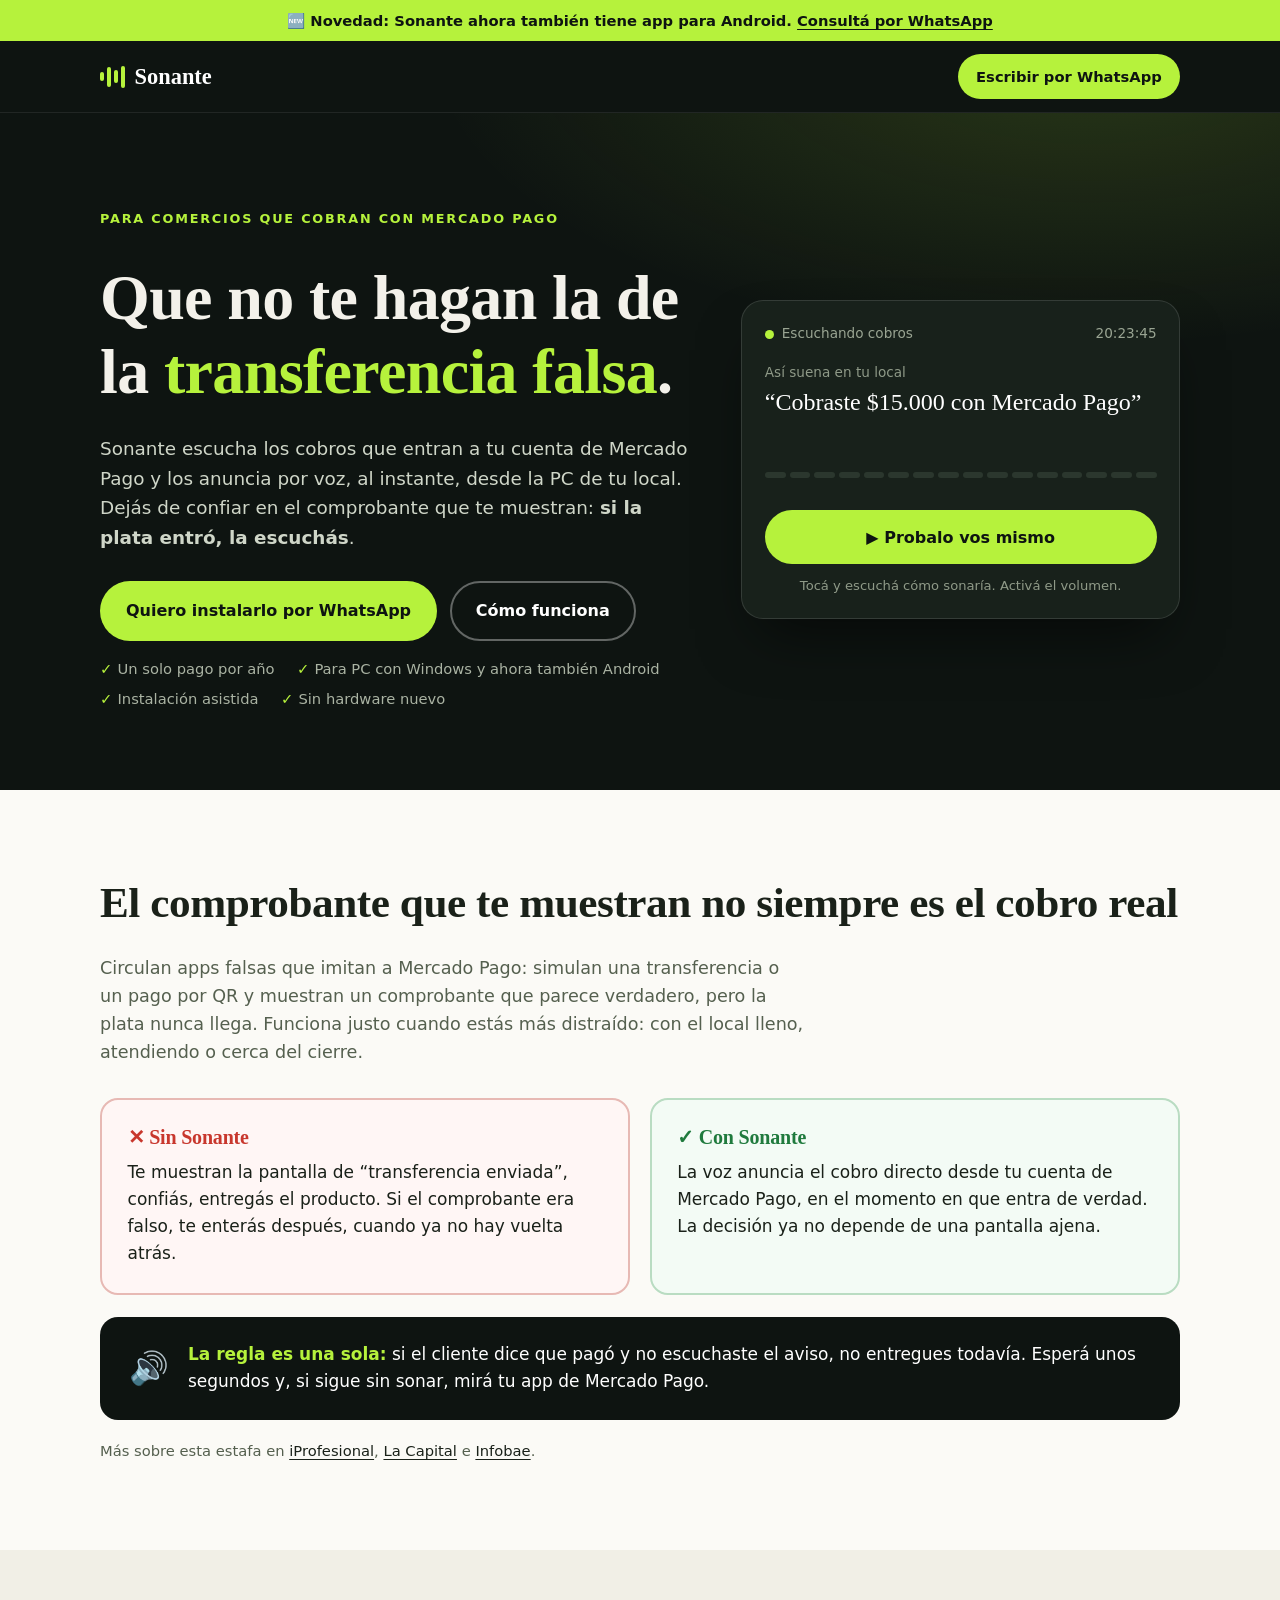
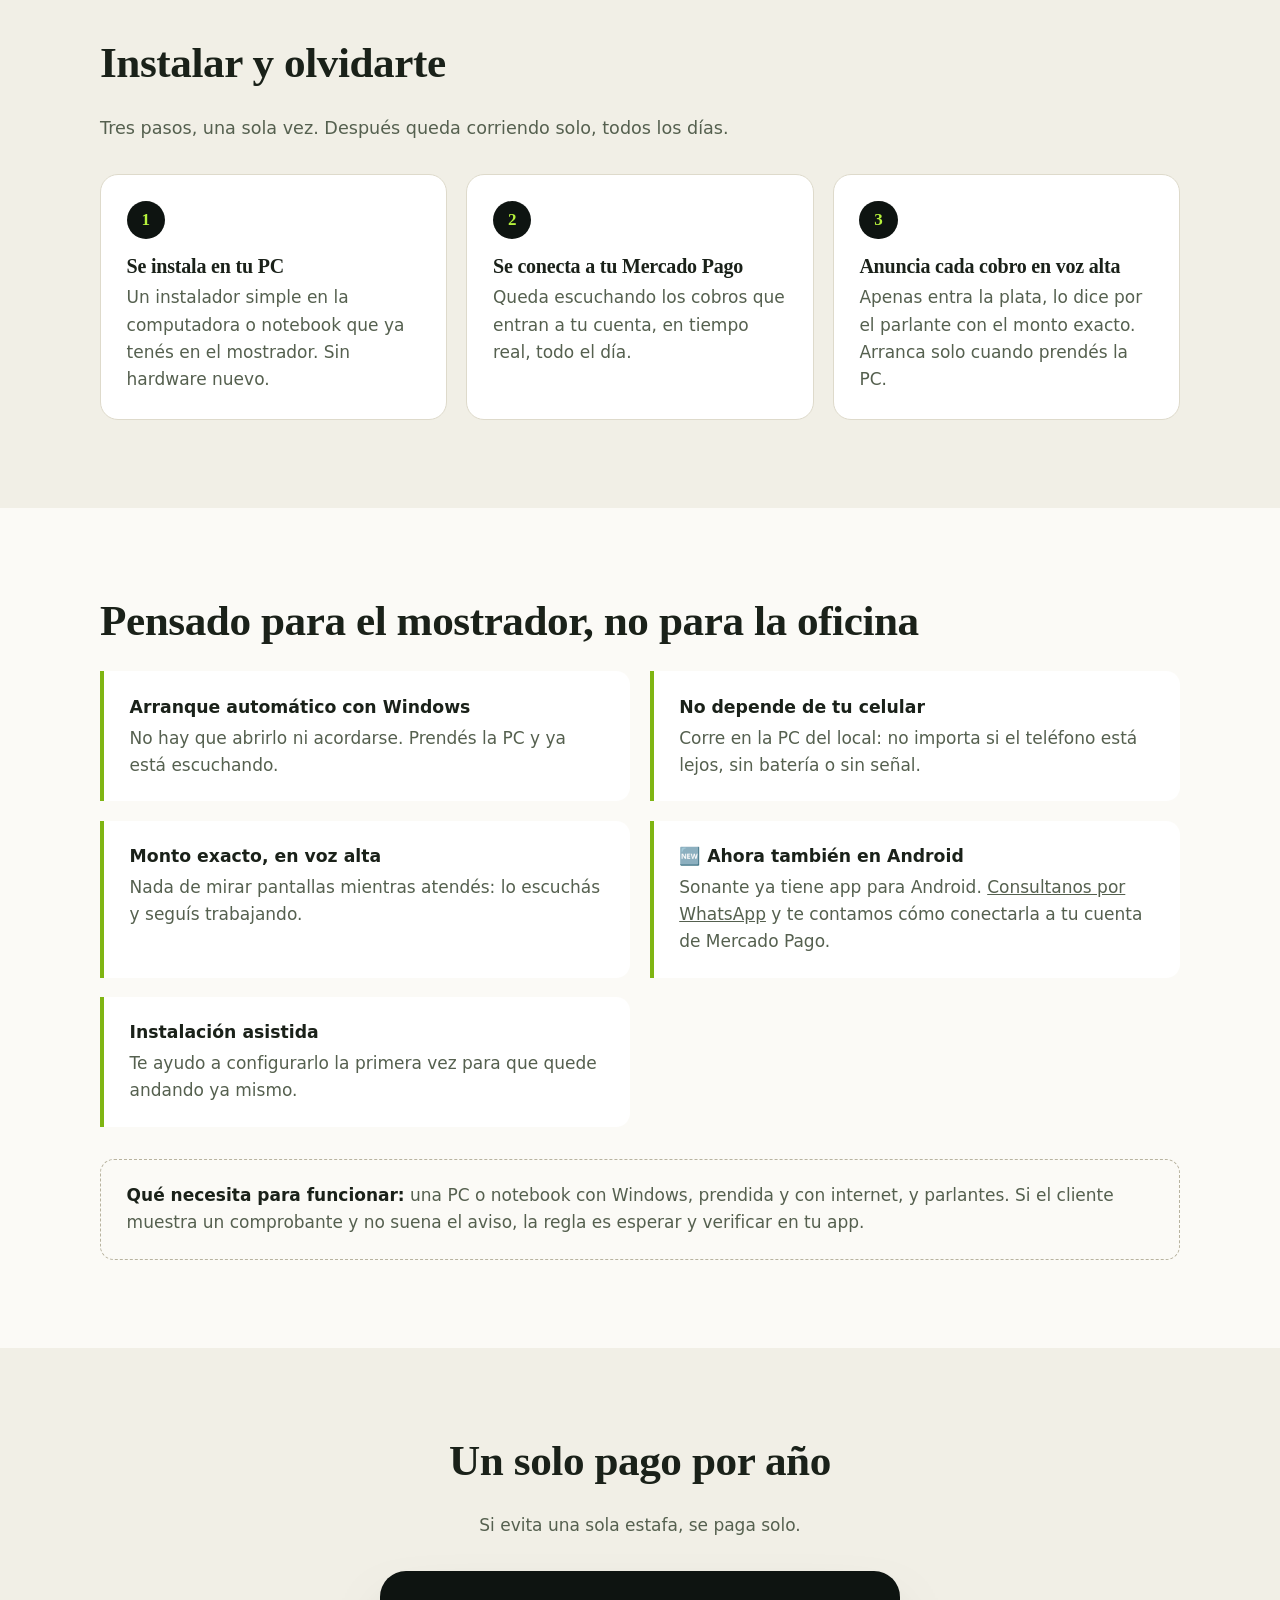
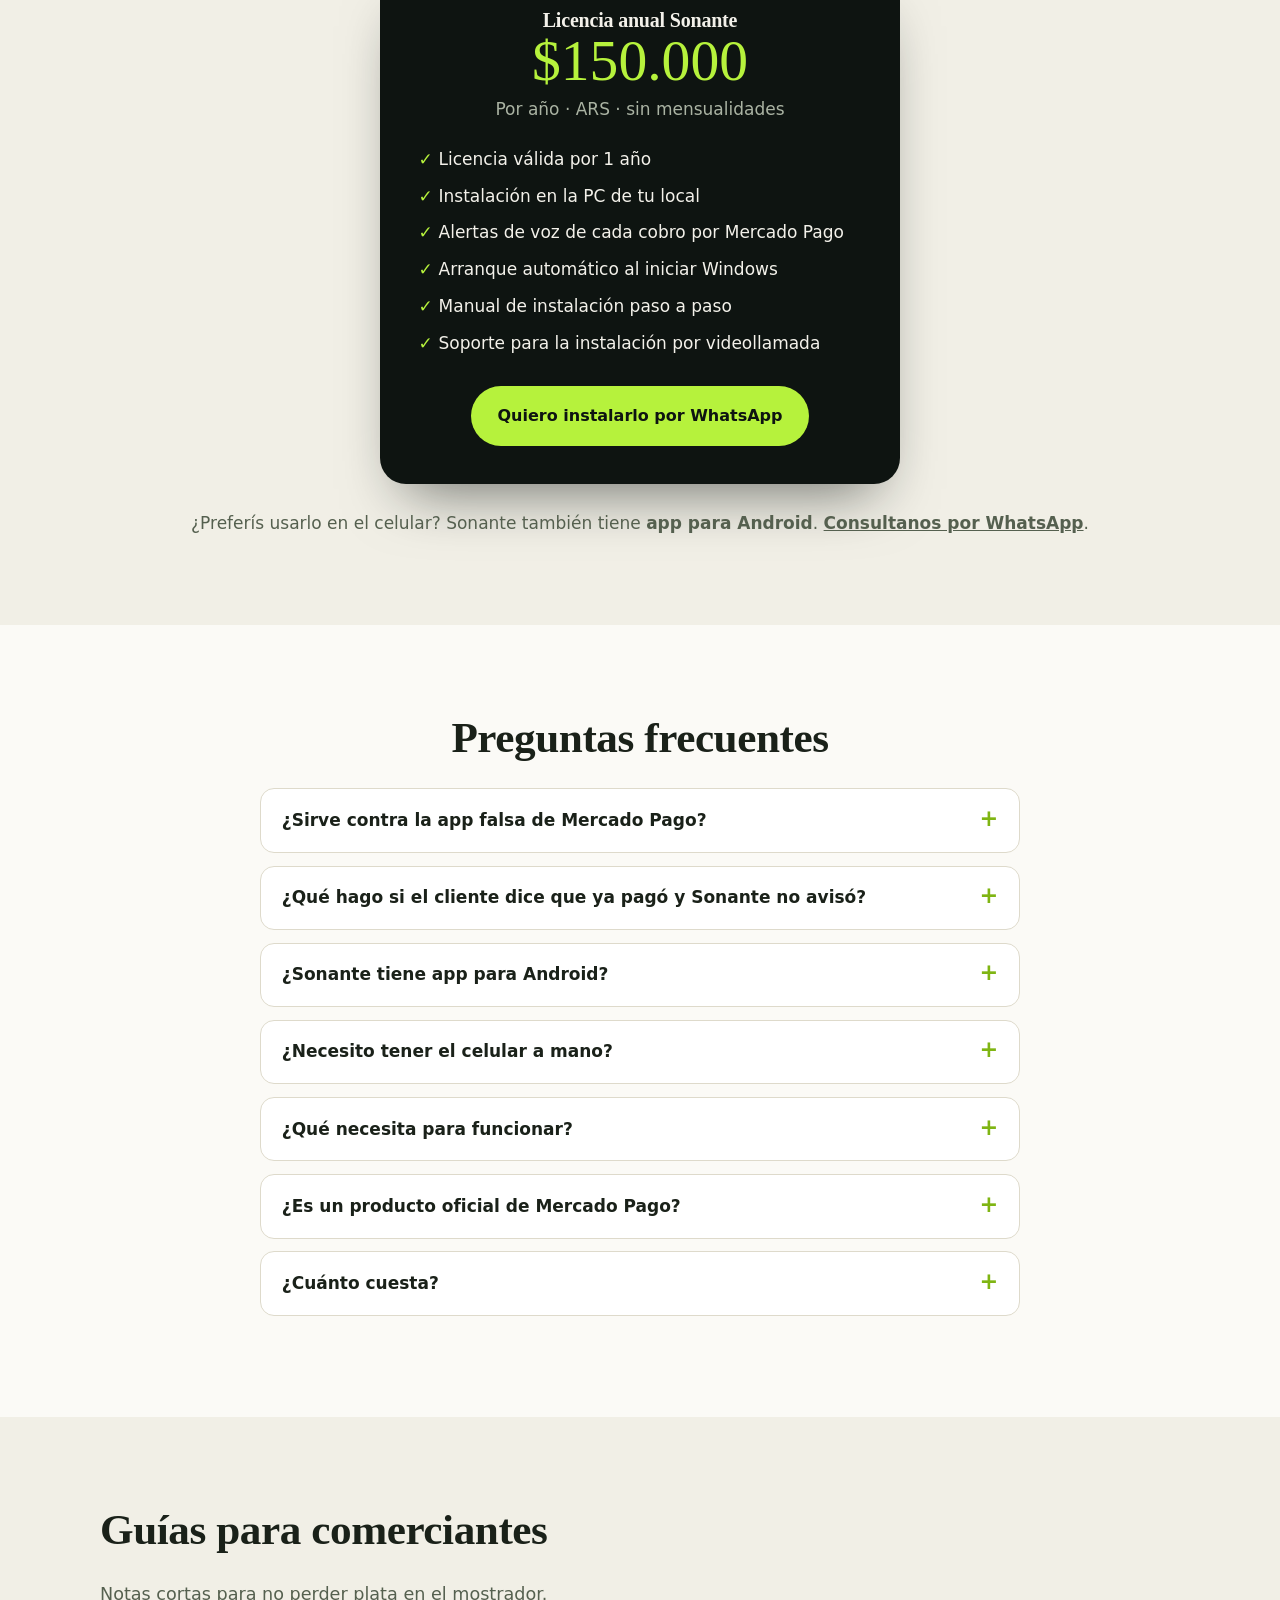
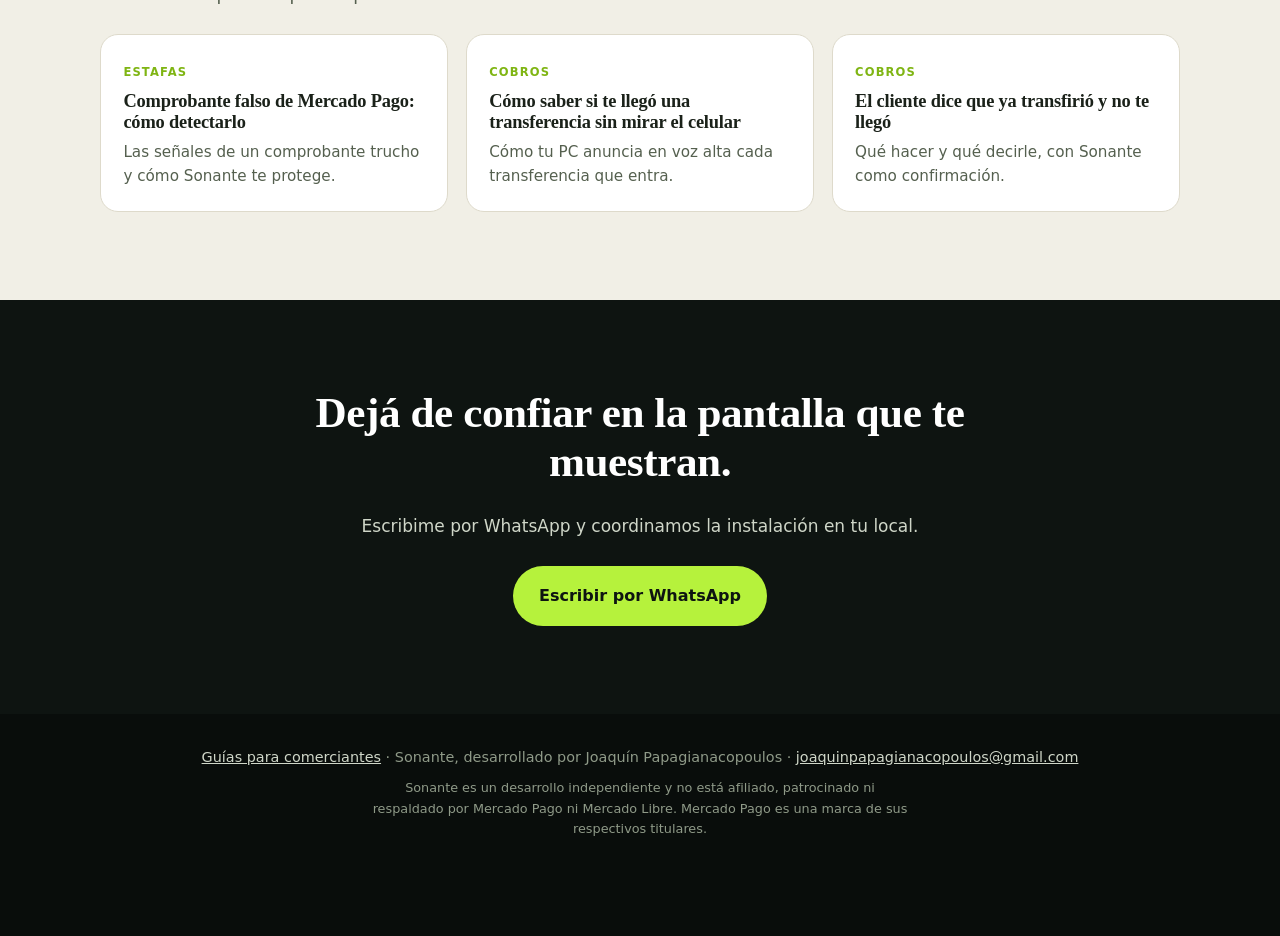
<file: index.html>
<!DOCTYPE html>
<html lang="es-AR">
<head>
<meta charset="UTF-8">
<meta name="viewport" content="width=device-width, initial-scale=1, viewport-fit=cover">
<title>Sonante: evitá transferencias falsas con aviso por voz</title>
<meta name="description" content="Sonante anuncia por voz cada cobro que entra a tu Mercado Pago, en tu PC y ahora también en Android. Evitá transferencias y comprobantes falsos. Licencia anual.">
<link rel="canonical" href="https://sonantemp.com/">
<meta name="theme-color" content="#0e1411">
<meta property="og:type" content="website">
<meta property="og:locale" content="es_AR">
<meta property="og:site_name" content="Sonante">
<meta property="og:title" content="Sonante: evitá transferencias falsas con aviso por voz">
<meta property="og:description" content="Tu PC anuncia en voz alta cada cobro que entra de verdad a tu Mercado Pago. Sin mirar el celular, sin confiar en el comprobante.">
<meta property="og:url" content="https://sonantemp.com/">
<meta name="twitter:card" content="summary">
<link rel="icon" href="data:image/svg+xml,%3Csvg xmlns='http://www.w3.org/2000/svg' viewBox='0 0 64 64'%3E%3Crect width='64' height='64' rx='14' fill='%230e1411'/%3E%3Cg fill='%23b6f23c'%3E%3Crect x='12' y='26' width='6' height='12' rx='3'/%3E%3Crect x='23' y='16' width='6' height='32' rx='3'/%3E%3Crect x='34' y='22' width='6' height='20' rx='3'/%3E%3Crect x='45' y='12' width='6' height='40' rx='3'/%3E%3C/g%3E%3C/svg%3E">

<script type="application/ld+json">
{
  "@context": "https://schema.org",
  "@graph": [
    {
      "@type": "SoftwareApplication",
      "@id": "https://sonantemp.com/#software",
      "name": "Sonante",
      "url": "https://sonantemp.com/",
      "description": "Aplicación para Windows y Android que anuncia por voz, desde la computadora o el celular del comerciante, cada cobro que entra a la cuenta de Mercado Pago del comerciante, para evitar estafas con transferencias y comprobantes falsos.",
      "applicationCategory": "BusinessApplication",
      "operatingSystem": ["Windows", "Android"],
      "inLanguage": "es-AR",
      "offers": {
        "@type": "Offer",
        "price": "150000",
        "priceCurrency": "ARS",
        "priceSpecification": { "@type": "UnitPriceSpecification", "price": "150000", "priceCurrency": "ARS", "billingDuration": "P1Y", "unitCode": "ANN" },
        "availability": "https://schema.org/InStock",
        "url": "https://sonantemp.com/#precio"
      },
      "author": { "@type": "Person", "name": "Joaquín Papagianacopoulos" }
    },
    {
      "@type": "FAQPage",
      "mainEntity": [
        {
          "@type": "Question",
          "name": "¿Sonante sirve contra la app falsa de Mercado Pago?",
          "acceptedAnswer": { "@type": "Answer", "text": "Sí, ese es su objetivo. La app falsa simula una transferencia o un pago por QR y muestra un comprobante, pero la plata nunca entra. Sonante anuncia solo los cobros que realmente ingresan a tu cuenta de Mercado Pago, así que si el cliente muestra un comprobante y no escuchás el aviso, esperá antes de entregar." }
        },
        {
          "@type": "Question",
          "name": "¿Qué hago si el cliente dice que ya pagó y Sonante no avisó?",
          "acceptedAnswer": { "@type": "Answer", "text": "No entregues todavía. Esperá unos segundos y, si sigue sin avisar, verificá el movimiento en tu app oficial de Mercado Pago. Un comprobante en la pantalla del cliente no prueba que la plata haya llegado." }
        },
        {
          "@type": "Question",
          "name": "¿Sonante tiene app para Android?",
          "acceptedAnswer": { "@type": "Answer", "text": "Sí. Sonante ahora también tiene app para Android, además de la versión para PC con Windows. Escribinos por WhatsApp y te contamos cómo instalarla y conectarla a tu cuenta de Mercado Pago." }
        },
        {
          "@type": "Question",
          "name": "¿Necesito tener el celular a mano?",
          "acceptedAnswer": { "@type": "Answer", "text": "No para la versión de PC: corre en la computadora del local, así que no importa si el teléfono está lejos, sin batería o sin señal. Si preferís usarlo en el celular, ahora también hay app para Android." }
        },
        {
          "@type": "Question",
          "name": "¿Qué necesita para funcionar?",
          "acceptedAnswer": { "@type": "Answer", "text": "Una computadora o notebook con Windows, prendida y con internet, y parlantes. Se instala una sola vez y arranca solo cada vez que prendés la PC. No requiere hardware nuevo." }
        },
        {
          "@type": "Question",
          "name": "¿Sonante es un producto oficial de Mercado Pago?",
          "acceptedAnswer": { "@type": "Answer", "text": "No. Sonante es un desarrollo independiente que funciona con cuentas de Mercado Pago y no está afiliado a Mercado Pago ni a Mercado Libre." }
        },
        {
          "@type": "Question",
          "name": "¿Cuánto cuesta Sonante?",
          "acceptedAnswer": { "@type": "Answer", "text": "La licencia cuesta $150.000 ARS por año, con un solo pago anual y sin mensualidades. Incluye la instalación en la PC de tu local, manual paso a paso y soporte por videollamada para la instalación." }
        }
      ]
    }
  ]
}
</script>

<style>
  :root{
    --ink:#0e1411; --ink-2:#18211b; --paper:#fbfaf6; --paper-2:#f1efe6;
    --text:#1a2119; --muted:#55604f; --lime:#b6f23c; --lime-d:#7fb513;
    --red:#c8372d; --ok:#1f7a3d; --line:#dedacb;
    --serif:Georgia,"Times New Roman",serif;
    --sans:system-ui,-apple-system,"Segoe UI",Roboto,Helvetica,Arial,sans-serif;
  }
  *{box-sizing:border-box;margin:0;padding:0}
  html{scroll-behavior:smooth}
  body{font-family:var(--sans);color:var(--text);background:var(--paper);line-height:1.6;font-size:17px;-webkit-font-smoothing:antialiased}
  a{color:inherit}
  .wrap{width:min(1080px,92%);margin-inline:auto}
  h1,h2,h3{font-family:var(--serif);line-height:1.15;letter-spacing:-.01em}
  h2{font-size:clamp(1.8rem,4.4vw,2.7rem);margin-bottom:.6em}
  h3{font-size:1.25rem}
  .btn{display:inline-flex;align-items:center;justify-content:center;gap:.5em;padding:.95em 1.5em;border-radius:999px;font-weight:700;text-decoration:none;border:2px solid transparent;cursor:pointer;font-size:1rem;font-family:var(--sans);transition:transform .15s,background .15s}
  .btn:hover{transform:translateY(-2px)}
  .btn:focus-visible,summary:focus-visible,a:focus-visible{outline:3px solid var(--lime);outline-offset:3px}
  .btn-primary{background:var(--lime);color:var(--ink)}
  .btn-primary:hover{background:#c9f765}
  .btn-ghost{border-color:rgba(255,255,255,.35);color:#fff;background:transparent}
  .btn-dark{background:var(--ink);color:#fff}
  .eyebrow{font-size:.8rem;text-transform:uppercase;letter-spacing:.14em;font-weight:700;color:var(--lime)}

  /* header */
  .announce{background:var(--lime);color:var(--ink);text-align:center;font-size:.92rem;font-weight:600;padding:.55rem 4%}
  .announce a{color:var(--ink);text-underline-offset:3px;font-weight:800}
  header{background:var(--ink);color:#fff;position:sticky;top:0;z-index:20;border-bottom:1px solid rgba(255,255,255,.08)}
  header .wrap{display:flex;align-items:center;justify-content:space-between;padding:.8rem 0}
  .logo{display:flex;align-items:center;gap:.6rem;font-family:var(--serif);font-size:1.4rem;font-weight:700;text-decoration:none}
  .bars{display:inline-flex;align-items:center;gap:3px;height:22px}
  .bars i{display:block;width:4px;border-radius:2px;background:var(--lime)}
  .bars i:nth-child(1){height:9px}.bars i:nth-child(2){height:20px}.bars i:nth-child(3){height:13px}.bars i:nth-child(4){height:22px}
  header .btn{padding:.6em 1.1em;font-size:.92rem;white-space:nowrap}
  .logo{white-space:nowrap}
  .short{display:none}
  section[id],div[id]{scroll-margin-top:72px}

  /* hero */
  .hero{background:radial-gradient(1100px 500px at 85% -10%,rgba(182,242,60,.16),transparent 60%),var(--ink);color:#f3f1ea;padding:clamp(3rem,8vw,6rem) 0 clamp(3rem,7vw,5rem)}
  .hero-grid{display:grid;gap:3rem;grid-template-columns:1.15fr .85fr;align-items:center}
  .hero h1{font-size:clamp(2.3rem,6vw,4rem);margin:.5em 0 .4em}
  .hero h1 em{font-style:normal;color:var(--lime)}
  .hero p.lead{font-size:1.15rem;color:#cfd6c8;max-width:34em}
  .cta{display:flex;flex-wrap:wrap;gap:.8rem;margin:1.8rem 0 1rem}
  .trust{display:flex;flex-wrap:wrap;gap:.4rem 1.4rem;color:#aab3a3;font-size:.92rem;list-style:none}
  .trust li::before{content:"✓ ";color:var(--lime);font-weight:700}

  /* demo card */
  .device{background:var(--ink-2);border:1px solid rgba(255,255,255,.12);border-radius:22px;padding:1.4rem;box-shadow:0 30px 60px -20px rgba(0,0,0,.6)}
  .device-top{display:flex;justify-content:space-between;align-items:center;font-size:.85rem;color:#9aa593}
  .live{display:inline-flex;align-items:center;gap:.5rem}
  .live::before{content:"";width:9px;height:9px;border-radius:50%;background:var(--lime);box-shadow:0 0 0 0 rgba(182,242,60,.6);animation:pulse 2s infinite}
  @keyframes pulse{70%{box-shadow:0 0 0 10px rgba(182,242,60,0)}100%{box-shadow:0 0 0 0 rgba(182,242,60,0)}}
  .voice{margin:1.2rem 0;min-height:4.6rem;font-family:var(--serif);font-size:1.5rem;color:#fff;line-height:1.3}
  .voice small{display:block;font-family:var(--sans);font-size:.85rem;color:#8f9a88;margin-bottom:.3rem}
  .wave{display:flex;align-items:center;gap:4px;height:36px;margin-bottom:1.1rem}
  .wave i{flex:1;height:6px;border-radius:3px;background:#2b372e;transition:background .2s}
  .device.playing .wave i{background:var(--lime);animation:bar .9s ease-in-out infinite}
  .device.playing .wave i:nth-child(3n){animation-delay:.15s}
  .device.playing .wave i:nth-child(3n+1){animation-delay:.3s}
  @keyframes bar{0%,100%{height:6px}50%{height:32px}}
  .device .btn{width:100%}
  .demo-note{text-align:center;font-size:.82rem;color:#8f9a88;margin-top:.7rem}

  /* sections */
  section{padding:clamp(3rem,7vw,5.5rem) 0}
  .alt{background:var(--paper-2)}
  .intro{max-width:40em;color:var(--muted);font-size:1.1rem;margin-bottom:2rem}

  .compare{display:grid;grid-template-columns:1fr 1fr;gap:1.2rem;margin-top:2rem}
  .box{border-radius:18px;padding:1.6rem;border:2px solid var(--line);background:#fff}
  .box h3{margin-bottom:.6rem;display:flex;align-items:center;gap:.5rem}
  .box.bad{border-color:#e7b9b4;background:#fff6f5}
  .box.bad h3{color:var(--red)}
  .box.good{border-color:#b9dcc2;background:#f3fbf5}
  .box.good h3{color:var(--ok)}
  .rule{margin-top:1.4rem;background:var(--ink);color:#fff;border-radius:18px;padding:1.5rem 1.8rem;display:flex;gap:1.2rem;align-items:center}
  .rule b{color:var(--lime)}
  .rule .big{font-size:2rem}
  .sources{margin-top:1.2rem;font-size:.92rem;color:var(--muted)}
  .sources a{color:var(--text);text-underline-offset:3px}

  .steps ol{list-style:none;display:grid;grid-template-columns:repeat(3,1fr);gap:1.2rem;counter-reset:s}
  .steps li{counter-increment:s;background:#fff;border:1px solid var(--line);border-radius:18px;padding:1.6rem}
  .steps li::before{content:counter(s);display:grid;place-items:center;width:2.4rem;height:2.4rem;border-radius:50%;background:var(--ink);color:var(--lime);font-weight:700;margin-bottom:1rem;font-family:var(--serif)}
  .steps li p{color:var(--muted);margin-top:.4rem}

  .feat{display:grid;grid-template-columns:repeat(2,1fr);gap:1.2rem;list-style:none}
  .feat li{padding:1.4rem 1.6rem;border-left:4px solid var(--lime-d);background:#fff;border-radius:0 14px 14px 0}
  .feat strong{display:block;font-size:1.08rem;margin-bottom:.2rem}
  .feat span{color:var(--muted)}

  .needs{margin-top:2rem;padding:1.4rem 1.6rem;border:1px dashed #b8b39f;border-radius:14px;color:var(--muted)}
  .needs b{color:var(--text)}

  .price-card{max-width:520px;margin:0 auto;background:var(--ink);color:#f3f1ea;border-radius:26px;padding:2.4rem;text-align:center;box-shadow:0 30px 60px -25px rgba(14,20,17,.6)}
  .price-card .price{font-family:var(--serif);font-size:3.6rem;color:var(--lime);line-height:1}
  .price-card .sub{color:#aab3a3;margin:.4rem 0 1.4rem}
  .price-card ul{list-style:none;text-align:left;margin:0 auto 1.8rem;display:grid;gap:.6rem}
  .price-card li::before{content:"✓ ";color:var(--lime);font-weight:700}
  .roi{text-align:center;color:var(--muted);margin-bottom:2rem}

  .faq{max-width:760px;margin:0 auto}
  details{background:#fff;border:1px solid var(--line);border-radius:14px;margin-bottom:.8rem}
  summary{cursor:pointer;padding:1.1rem 1.3rem;font-weight:700;list-style:none;display:flex;justify-content:space-between;gap:1rem}
  summary::after{content:"+";font-size:1.4rem;line-height:1;color:var(--lime-d)}
  details[open] summary::after{content:"–"}
  summary::-webkit-details-marker{display:none}
  details p{padding:0 1.3rem 1.2rem;color:var(--muted)}

  .guides{background:var(--paper-2)}
  .gcards{display:grid;grid-template-columns:repeat(3,1fr);gap:1.1rem;margin-top:1.6rem}
  .gcard{display:block;background:#fff;border:1px solid var(--line);border-radius:18px;padding:1.4rem;text-decoration:none;transition:transform .15s,box-shadow .15s}
  .gcard:hover{transform:translateY(-3px);box-shadow:0 14px 30px -18px rgba(14,20,17,.5)}
  .gcard small{color:var(--lime-d);font-weight:700;text-transform:uppercase;letter-spacing:.1em;font-size:.72rem}
  .gcard h3{font-size:1.15rem;margin:.4rem 0 .5rem}
  .gcard p{color:var(--muted);font-size:.95rem;line-height:1.55}
  .final{background:var(--ink);color:#fff;text-align:center}
  .final h2{max-width:16em;margin-inline:auto}
  .final p{color:#cfd6c8;margin-bottom:1.6rem}

  footer{background:#090d0b;color:#8f9a88;padding:2rem 0 6rem;font-size:.9rem;text-align:center}
  footer a{color:#cfd6c8}
  footer .legal{margin-top:.6rem;font-size:.8rem;max-width:42em;margin-inline:auto}

  .sticky-wa{display:none}

  @media (max-width:900px){
    .hero-grid{grid-template-columns:1fr;gap:2.2rem}
  }
  @media (max-width:760px){
    .gcards{grid-template-columns:1fr}
    .steps ol{grid-template-columns:1fr}
    .rule{flex-direction:column;text-align:center}
    .sticky-wa{display:flex;position:fixed;left:12px;right:12px;bottom:calc(12px + env(safe-area-inset-bottom));z-index:30;box-shadow:0 10px 30px rgba(0,0,0,.4)}
  }
  @media (max-width:640px){
    body{font-size:16px}
    .compare,.feat{grid-template-columns:1fr}
    .price-card{padding:2rem 1.4rem}
    .price-card .price{font-size:3rem}
  }
  @media (max-width:480px){
    .long{display:none}.short{display:inline}
    header .btn{padding:.6em 1.2em}
    .cta .btn{width:100%}
    .voice{font-size:1.3rem}
  }
  @media (max-width:360px){
    .logo{font-size:1.2rem}
    .hero h1{font-size:2.1rem}
  }
  @media (prefers-reduced-motion:reduce){
    *{animation:none!important;transition:none!important;scroll-behavior:auto!important}
  }
</style>
</head>
<body>

<div class="announce">🆕 Novedad: Sonante ahora también tiene <b>app para Android</b>. <a href="https://wa.me/5491164703346?text=Hola!%20Quiero%20info%20sobre%20la%20app%20de%20Sonante%20para%20Android" target="_blank" rel="noopener">Consultá por WhatsApp</a></div>
<header>
  <div class="wrap">
    <a href="#" class="logo" aria-label="Sonante, inicio"><span class="bars" aria-hidden="true"><i></i><i></i><i></i><i></i></span>Sonante</a>
    <a class="btn btn-primary js-wa" href="https://wa.me/5491164703346?text=Hola!%20Quiero%20info%20sobre%20Sonante" target="_blank" rel="noopener" data-msg="Hola! Quiero info sobre Sonante"><span class="long">Escribir por WhatsApp</span><span class="short">WhatsApp</span></a>
  </div>
</header>

<main>
<!-- HERO -->
<div class="hero">
  <div class="wrap hero-grid">
    <div>
      <p class="eyebrow">Para comercios que cobran con Mercado Pago</p>
      <h1>Que no te hagan la de la <em>transferencia falsa</em>.</h1>
      <p class="lead">Sonante escucha los cobros que entran a tu cuenta de Mercado Pago y los anuncia por voz, al instante, desde la PC de tu local. Dejás de confiar en el comprobante que te muestran: <strong>si la plata entró, la escuchás</strong>.</p>
      <div class="cta">
        <a class="btn btn-primary js-wa" href="https://wa.me/5491164703346?text=Hola!%20Quiero%20instalar%20Sonante%20en%20mi%20local" target="_blank" rel="noopener" data-msg="Hola! Quiero instalar Sonante en mi local">Quiero instalarlo por WhatsApp</a>
        <a class="btn btn-ghost" href="#como-funciona">Cómo funciona</a>
      </div>
      <ul class="trust">
        <li>Un solo pago por año</li>
        <li>Para PC con Windows y ahora también Android</li>
        <li>Instalación asistida</li>
        <li>Sin hardware nuevo</li>
      </ul>
    </div>

    <div class="device" id="device" aria-label="Demo de Sonante">
      <div class="device-top"><span class="live">Escuchando cobros</span><span id="clock">14:32:07</span></div>
      <div class="voice" id="voice"><small>Así suena en tu local</small>“Cobraste $15.000 con Mercado Pago”</div>
      <div class="wave" aria-hidden="true"><i></i><i></i><i></i><i></i><i></i><i></i><i></i><i></i><i></i><i></i><i></i><i></i><i></i><i></i><i></i><i></i></div>
      <button class="btn btn-primary" id="play" type="button">▶ Probalo vos mismo</button>
      <p class="demo-note">Tocá y escuchá cómo sonaría. Activá el volumen.</p>
    </div>
  </div>
</div>

<!-- PROBLEMA -->
<section id="problema">
  <div class="wrap">
    <h2>El comprobante que te muestran no siempre es el cobro real</h2>
    <p class="intro">Circulan apps falsas que imitan a Mercado Pago: simulan una transferencia o un pago por QR y muestran un comprobante que parece verdadero, pero la plata nunca llega. Funciona justo cuando estás más distraído: con el local lleno, atendiendo o cerca del cierre.</p>

    <div class="compare">
      <div class="box bad">
        <h3>✕ Sin Sonante</h3>
        <p>Te muestran la pantalla de “transferencia enviada”, confiás, entregás el producto. Si el comprobante era falso, te enterás después, cuando ya no hay vuelta atrás.</p>
      </div>
      <div class="box good">
        <h3>✓ Con Sonante</h3>
        <p>La voz anuncia el cobro directo desde tu cuenta de Mercado Pago, en el momento en que entra de verdad. La decisión ya no depende de una pantalla ajena.</p>
      </div>
    </div>

    <div class="rule">
      <div class="big" aria-hidden="true">🔊</div>
      <div><b>La regla es una sola:</b> si el cliente dice que pagó y no escuchaste el aviso, no entregues todavía. Esperá unos segundos y, si sigue sin sonar, mirá tu app de Mercado Pago.</div>
    </div>

    <p class="sources">Más sobre esta estafa en
      <a href="https://www.iprofesional.com/tecnologia/397977-alarma-entre-comerciantes-por-estafas-con-una-app-que-simula-ser-de-mercado-pago" target="_blank" rel="noopener">iProfesional</a>,
      <a href="https://www.lacapital.com.ar/suscriptores/las-estafas-la-mercado-pago-trucha-llegaron-rosario-n10146051/amp" target="_blank" rel="noopener">La Capital</a> e
      <a href="https://www.infobae.com/tecno/2025/05/08/cuidado-con-la-nueva-estafa-que-simula-transferencias-con-mercadopago/" target="_blank" rel="noopener">Infobae</a>.
    </p>
  </div>
</section>

<!-- CÓMO FUNCIONA -->
<section id="como-funciona" class="alt steps">
  <div class="wrap">
    <h2>Instalar y olvidarte</h2>
    <p class="intro">Tres pasos, una sola vez. Después queda corriendo solo, todos los días.</p>
    <ol>
      <li><h3>Se instala en tu PC</h3><p>Un instalador simple en la computadora o notebook que ya tenés en el mostrador. Sin hardware nuevo.</p></li>
      <li><h3>Se conecta a tu Mercado Pago</h3><p>Queda escuchando los cobros que entran a tu cuenta, en tiempo real, todo el día.</p></li>
      <li><h3>Anuncia cada cobro en voz alta</h3><p>Apenas entra la plata, lo dice por el parlante con el monto exacto. Arranca solo cuando prendés la PC.</p></li>
    </ol>
  </div>
</section>

<!-- FEATURES -->
<section id="beneficios">
  <div class="wrap">
    <h2>Pensado para el mostrador, no para la oficina</h2>
    <ul class="feat">
      <li><strong>Arranque automático con Windows</strong><span>No hay que abrirlo ni acordarse. Prendés la PC y ya está escuchando.</span></li>
      <li><strong>No depende de tu celular</strong><span>Corre en la PC del local: no importa si el teléfono está lejos, sin batería o sin señal.</span></li>
      <li><strong>Monto exacto, en voz alta</strong><span>Nada de mirar pantallas mientras atendés: lo escuchás y seguís trabajando.</span></li>
      <li><strong>🆕 Ahora también en Android</strong><span>Sonante ya tiene app para Android. <a href="https://wa.me/5491164703346?text=Hola!%20Quiero%20info%20sobre%20la%20app%20de%20Sonante%20para%20Android" target="_blank" rel="noopener">Consultanos por WhatsApp</a> y te contamos cómo conectarla a tu cuenta de Mercado Pago.</span></li>
      <li><strong>Instalación asistida</strong><span>Te ayudo a configurarlo la primera vez para que quede andando ya mismo.</span></li>
    </ul>
    <p class="needs"><b>Qué necesita para funcionar:</b> una PC o notebook con Windows, prendida y con internet, y parlantes. Si el cliente muestra un comprobante y no suena el aviso, la regla es esperar y verificar en tu app.</p>
  </div>
</section>

<!-- PRECIO -->
<section id="precio" class="alt">
  <div class="wrap">
    <h2 style="text-align:center">Un solo pago por año</h2>
    <p class="roi">Si evita una sola estafa, se paga solo.</p>
    <div class="price-card">
      <h3>Licencia anual Sonante</h3>
      <p class="price">$150.000</p>
      <p class="sub">Por año · ARS · sin mensualidades</p>
      <ul>
        <li>Licencia válida por 1 año</li>
        <li>Instalación en la PC de tu local</li>
        <li>Alertas de voz de cada cobro por Mercado Pago</li>
        <li>Arranque automático al iniciar Windows</li>
        <li>Manual de instalación paso a paso</li>
        <li>Soporte para la instalación por videollamada</li>
      </ul>
      <a class="btn btn-primary js-wa" href="https://wa.me/5491164703346?text=Hola!%20Quiero%20comprar%20la%20licencia%20anual%20de%20Sonante" target="_blank" rel="noopener" data-msg="Hola! Quiero comprar la licencia anual de Sonante">Quiero instalarlo por WhatsApp</a>
    </div>
    <p class="roi" style="margin:1.6rem 0 0">¿Preferís usarlo en el celular? Sonante también tiene <b>app para Android</b>. <a href="https://wa.me/5491164703346?text=Hola!%20Quiero%20info%20sobre%20la%20app%20de%20Sonante%20para%20Android" target="_blank" rel="noopener" style="font-weight:700">Consultanos por WhatsApp</a>.</p>
  </div>
</section>

<!-- FAQ -->
<section id="preguntas">
  <div class="wrap">
    <h2 style="text-align:center">Preguntas frecuentes</h2>
    <div class="faq">
      <details><summary>¿Sirve contra la app falsa de Mercado Pago?</summary><p>Sí, ese es su objetivo. La app falsa simula una transferencia o un pago por QR y muestra un comprobante, pero la plata nunca entra. Sonante anuncia solo los cobros que realmente ingresan a tu cuenta, así que si el cliente muestra un comprobante y no escuchás el aviso, esperá antes de entregar.</p></details>
      <details><summary>¿Qué hago si el cliente dice que ya pagó y Sonante no avisó?</summary><p>No entregues todavía. Esperá unos segundos y, si sigue sin avisar, verificá el movimiento en tu app oficial de Mercado Pago. Un comprobante en la pantalla del cliente no prueba que la plata haya llegado.</p></details>
      <details><summary>¿Sonante tiene app para Android?</summary><p>Sí. Sonante ahora también tiene app para Android, además de la versión para PC con Windows. Escribinos por WhatsApp y te contamos cómo instalarla y conectarla a tu cuenta de Mercado Pago.</p></details>
      <details><summary>¿Necesito tener el celular a mano?</summary><p>No para la versión de PC: corre en la computadora del local, así que no importa si el teléfono está lejos, sin batería o sin señal. Si preferís usarlo en el celular, ahora también hay app para Android.</p></details>
      <details><summary>¿Qué necesita para funcionar?</summary><p>Una computadora o notebook con Windows, prendida y con internet, y parlantes. Se instala una sola vez y arranca solo cada vez que prendés la PC. No requiere hardware nuevo.</p></details>
      <details><summary>¿Es un producto oficial de Mercado Pago?</summary><p>No. Sonante es un desarrollo independiente que funciona con cuentas de Mercado Pago y no está afiliado a Mercado Pago ni a Mercado Libre.</p></details>
      <details><summary>¿Cuánto cuesta?</summary><p>La licencia cuesta $150.000 ARS por año, con un solo pago anual y sin mensualidades. Incluye la instalación en la PC de tu local, manual paso a paso y soporte por videollamada para la instalación.</p></details>
    </div>
  </div>
</section>

<!-- GUÍAS -->
<section id="guias" class="guides">
  <div class="wrap">
    <h2>Guías para comerciantes</h2>
    <p class="intro" style="margin-bottom:0">Notas cortas para no perder plata en el mostrador.</p>
    <div class="gcards">
      <a class="gcard" href="/blog/comprobante-falso-mercado-pago/"><small>Estafas</small><h3>Comprobante falso de Mercado Pago: cómo detectarlo</h3><p>Las señales de un comprobante trucho y cómo Sonante te protege.</p></a>
      <a class="gcard" href="/blog/saber-si-llego-una-transferencia-mercado-pago/"><small>Cobros</small><h3>Cómo saber si te llegó una transferencia sin mirar el celular</h3><p>Cómo tu PC anuncia en voz alta cada transferencia que entra.</p></a>
      <a class="gcard" href="/blog/cliente-dice-que-transfirio-y-no-llego/"><small>Cobros</small><h3>El cliente dice que ya transfirió y no te llegó</h3><p>Qué hacer y qué decirle, con Sonante como confirmación.</p></a>
    </div>
  </div>
</section>

<!-- CTA FINAL -->
<section class="final">
  <div class="wrap">
    <h2>Dejá de confiar en la pantalla que te muestran.</h2>
    <p>Escribime por WhatsApp y coordinamos la instalación en tu local.</p>
    <a class="btn btn-primary js-wa" href="https://wa.me/5491164703346?text=Hola!%20Quiero%20instalar%20Sonante%20en%20mi%20local" target="_blank" rel="noopener" data-msg="Hola! Quiero instalar Sonante en mi local">Escribir por WhatsApp</a>
  </div>
</section>
</main>

<footer>
  <div class="wrap">
    <p><a href="/blog/">Guías para comerciantes</a> · Sonante, desarrollado por Joaquín Papagianacopoulos · <a href="mailto:joaquinpapagianacopoulos@gmail.com">joaquinpapagianacopoulos@gmail.com</a></p>
    <p class="legal">Sonante es un desarrollo independiente y no está afiliado, patrocinado ni respaldado por Mercado Pago ni Mercado Libre. Mercado Pago es una marca de sus respectivos titulares.</p>
  </div>
</footer>

<a class="btn btn-primary sticky-wa js-wa" href="https://wa.me/5491164703346?text=Hola!%20Quiero%20info%20sobre%20Sonante" target="_blank" rel="noopener" data-msg="Hola! Quiero info sobre Sonante">💬 Escribir por WhatsApp</a>

<script>
  // === CONFIGURAR: número de WhatsApp con código de país, sin + ni espacios (ej: 5491155551234) ===
  var WA_NUMBER = "5491164703346";

  document.querySelectorAll(".js-wa").forEach(function(a){
    var msg = a.getAttribute("data-msg") || "Hola! Quiero info sobre Sonante";
    a.href = "https://wa.me/" + WA_NUMBER + "?text=" + encodeURIComponent(msg);
    a.target = "_blank"; a.rel = "noopener";
  });

  // Reloj de la demo
  var clock = document.getElementById("clock");
  function tick(){ clock.textContent = new Date().toLocaleTimeString("es-AR",{hour12:false}); }
  tick(); setInterval(tick, 1000);

  // Demo de voz (Web Speech API del navegador)
  var device = document.getElementById("device"), voice = document.getElementById("voice"), btn = document.getElementById("play");
  var montos = [15000, 8500, 23400, 4200, 12000, 31500];
  btn.addEventListener("click", function(){
    var m = montos[Math.floor(Math.random()*montos.length)];
    var texto = "Cobraste " + m.toLocaleString("es-AR") + " pesos con Mercado Pago";
    voice.innerHTML = "<small>Así suena en tu local</small>“Cobraste $" + m.toLocaleString("es-AR") + " con Mercado Pago”";
    device.classList.add("playing");
    var stop = function(){ device.classList.remove("playing"); };
    try{
      if(!("speechSynthesis" in window)) throw 0;
      speechSynthesis.cancel();
      var u = new SpeechSynthesisUtterance(texto);
      u.lang = "es-AR"; u.rate = 1;
      var v = speechSynthesis.getVoices().filter(function(x){return /^es/i.test(x.lang);});
      if(v.length){ u.voice = v.find(function(x){return /AR|MX|419|US/i.test(x.lang);}) || v[0]; }
      u.onend = stop; u.onerror = stop;
      speechSynthesis.speak(u);
    }catch(e){ setTimeout(stop, 2500); }
  });
</script>
</body>
</html>
</file>
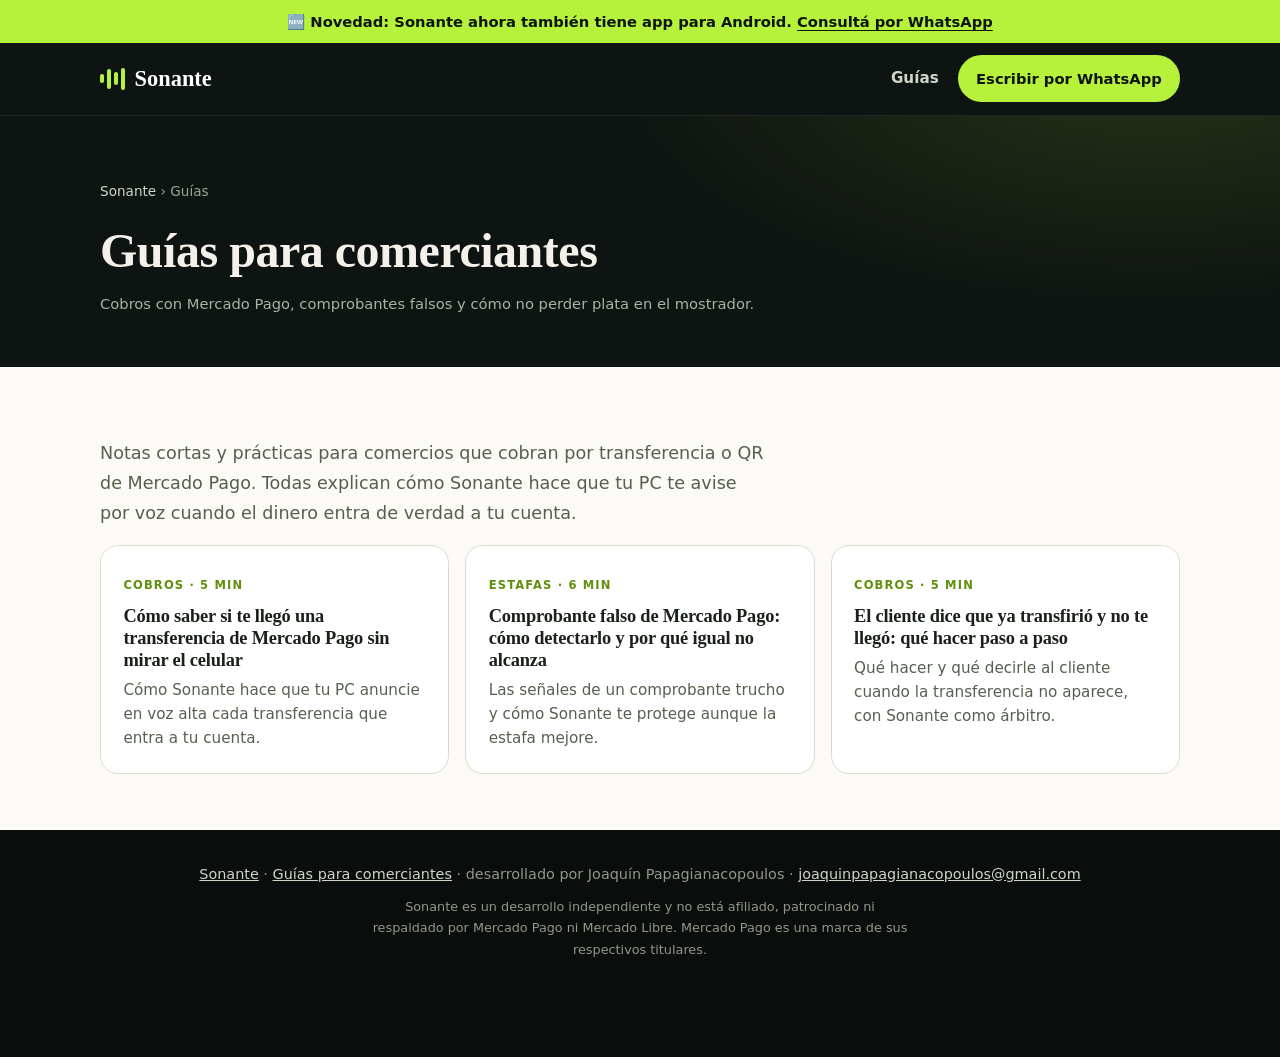
<file: blog/index.html>
<!DOCTYPE html>
<html lang="es-AR">
<head>
<meta charset="UTF-8">
<meta name="viewport" content="width=device-width, initial-scale=1, viewport-fit=cover">
<title>Guías para comerciantes: cobros y estafas con Mercado Pago | Sonante</title>
<meta name="description" content="Guías prácticas para comercios que cobran con Mercado Pago: cómo saber si llegó una transferencia, detectar comprobantes falsos y qué hacer ante una duda.">
<link rel="canonical" href="https://sonantemp.com/blog/">
<meta name="theme-color" content="#0e1411">
<meta property="og:type" content="website">
<meta property="og:locale" content="es_AR">
<meta property="og:site_name" content="Sonante">
<meta property="og:title" content="Guías para comerciantes: cobros y estafas con Mercado Pago | Sonante">
<meta property="og:description" content="Guías prácticas para comercios que cobran con Mercado Pago: cómo saber si llegó una transferencia, detectar comprobantes falsos y qué hacer ante una duda.">
<meta property="og:url" content="https://sonantemp.com/blog/">
<meta name="twitter:card" content="summary">
<link rel="icon" href="data:image/svg+xml,%3Csvg xmlns='http://www.w3.org/2000/svg' viewBox='0 0 64 64'%3E%3Crect width='64' height='64' rx='14' fill='%230e1411'/%3E%3Cg fill='%23b6f23c'%3E%3Crect x='12' y='26' width='6' height='12' rx='3'/%3E%3Crect x='23' y='16' width='6' height='32' rx='3'/%3E%3Crect x='34' y='22' width='6' height='20' rx='3'/%3E%3Crect x='45' y='12' width='6' height='40' rx='3'/%3E%3C/g%3E%3C/svg%3E">
<link rel="stylesheet" href="/blog/blog.css">
<script type="application/ld+json">
{
 "@context": "https://schema.org",
 "@graph": [
  {
   "@type": "CollectionPage",
   "name": "Guías para comerciantes",
   "description": "Guías prácticas para comercios que cobran con Mercado Pago: cómo saber si llegó una transferencia, detectar comprobantes falsos y qué hacer ante una duda.",
   "url": "https://sonantemp.com/blog/",
   "inLanguage": "es-AR",
   "isPartOf": {
    "@type": "WebSite",
    "name": "Sonante",
    "url": "https://sonantemp.com/"
   }
  },
  {
   "@type": "ItemList",
   "itemListElement": [
    {
     "@type": "ListItem",
     "position": 1,
     "url": "https://sonantemp.com/blog/saber-si-llego-una-transferencia-mercado-pago/",
     "name": "Cómo saber si te llegó una transferencia de Mercado Pago sin mirar el celular"
    },
    {
     "@type": "ListItem",
     "position": 2,
     "url": "https://sonantemp.com/blog/comprobante-falso-mercado-pago/",
     "name": "Comprobante falso de Mercado Pago: cómo detectarlo y por qué igual no alcanza"
    },
    {
     "@type": "ListItem",
     "position": 3,
     "url": "https://sonantemp.com/blog/cliente-dice-que-transfirio-y-no-llego/",
     "name": "El cliente dice que ya transfirió y no te llegó: qué hacer paso a paso"
    }
   ]
  },
  {
   "@type": "BreadcrumbList",
   "itemListElement": [
    {
     "@type": "ListItem",
     "position": 1,
     "name": "Sonante",
     "item": "https://sonantemp.com/"
    },
    {
     "@type": "ListItem",
     "position": 2,
     "name": "Guías",
     "item": "https://sonantemp.com/blog/"
    }
   ]
  }
 ]
}
</script>
</head>
<body>
<div class="announce">🆕 Novedad: Sonante ahora también tiene <b>app para Android</b>. <a href="https://wa.me/5491164703346?text=Hola!%20Quiero%20info%20sobre%20la%20app%20de%20Sonante%20para%20Android" target="_blank" rel="noopener">Consultá por WhatsApp</a></div>
<header>
  <div class="wrap">
    <a href="/" class="logo" aria-label="Sonante, inicio"><span class="bars" aria-hidden="true"><i></i><i></i><i></i><i></i></span>Sonante</a>
    <div class="nav">
      <a class="link" href="/blog/">Guías</a>
      <a class="btn btn-primary" href="https://wa.me/5491164703346?text=Hola!%20Quiero%20info%20sobre%20Sonante" target="_blank" rel="noopener"><span class="long">Escribir por WhatsApp</span><span class="short">WhatsApp</span></a>
    </div>
  </div>
</header>
<main>
<div class="art-head">
  <div class="wrap">
    <p class="crumbs"><a href="/">Sonante</a> › Guías</p>
    <h1>Guías para comerciantes</h1>
    <p class="meta">Cobros con Mercado Pago, comprobantes falsos y cómo no perder plata en el mostrador.</p>
  </div>
</div>
<section class="list-page">
  <div class="wrap">
    <div class="list-intro"><p>Notas cortas y prácticas para comercios que cobran por transferencia o QR de Mercado Pago. Todas explican cómo Sonante hace que tu PC te avise por voz cuando el dinero entra de verdad a tu cuenta.</p></div>
    <div class="cards">
<a class="card" href="/blog/saber-si-llego-una-transferencia-mercado-pago/"><small>Cobros · 5 min</small><h3>Cómo saber si te llegó una transferencia de Mercado Pago sin mirar el celular</h3><p>Cómo Sonante hace que tu PC anuncie en voz alta cada transferencia que entra a tu cuenta.</p></a>
<a class="card" href="/blog/comprobante-falso-mercado-pago/"><small>Estafas · 6 min</small><h3>Comprobante falso de Mercado Pago: cómo detectarlo y por qué igual no alcanza</h3><p>Las señales de un comprobante trucho y cómo Sonante te protege aunque la estafa mejore.</p></a>
<a class="card" href="/blog/cliente-dice-que-transfirio-y-no-llego/"><small>Cobros · 5 min</small><h3>El cliente dice que ya transfirió y no te llegó: qué hacer paso a paso</h3><p>Qué hacer y qué decirle al cliente cuando la transferencia no aparece, con Sonante como árbitro.</p></a>
    </div>
  </div>
</section>
</main>
<footer>
  <div class="wrap">
    <p><a href="/">Sonante</a> · <a href="/blog/">Guías para comerciantes</a> · desarrollado por Joaquín Papagianacopoulos · <a href="mailto:joaquinpapagianacopoulos@gmail.com">joaquinpapagianacopoulos@gmail.com</a></p>
    <p class="legal">Sonante es un desarrollo independiente y no está afiliado, patrocinado ni respaldado por Mercado Pago ni Mercado Libre. Mercado Pago es una marca de sus respectivos titulares.</p>
  </div>
</footer>
<a class="btn btn-primary sticky-wa" href="https://wa.me/5491164703346?text=Hola!%20Quiero%20info%20sobre%20Sonante" target="_blank" rel="noopener">💬 Escribir por WhatsApp</a>
</body>
</html>
</file>
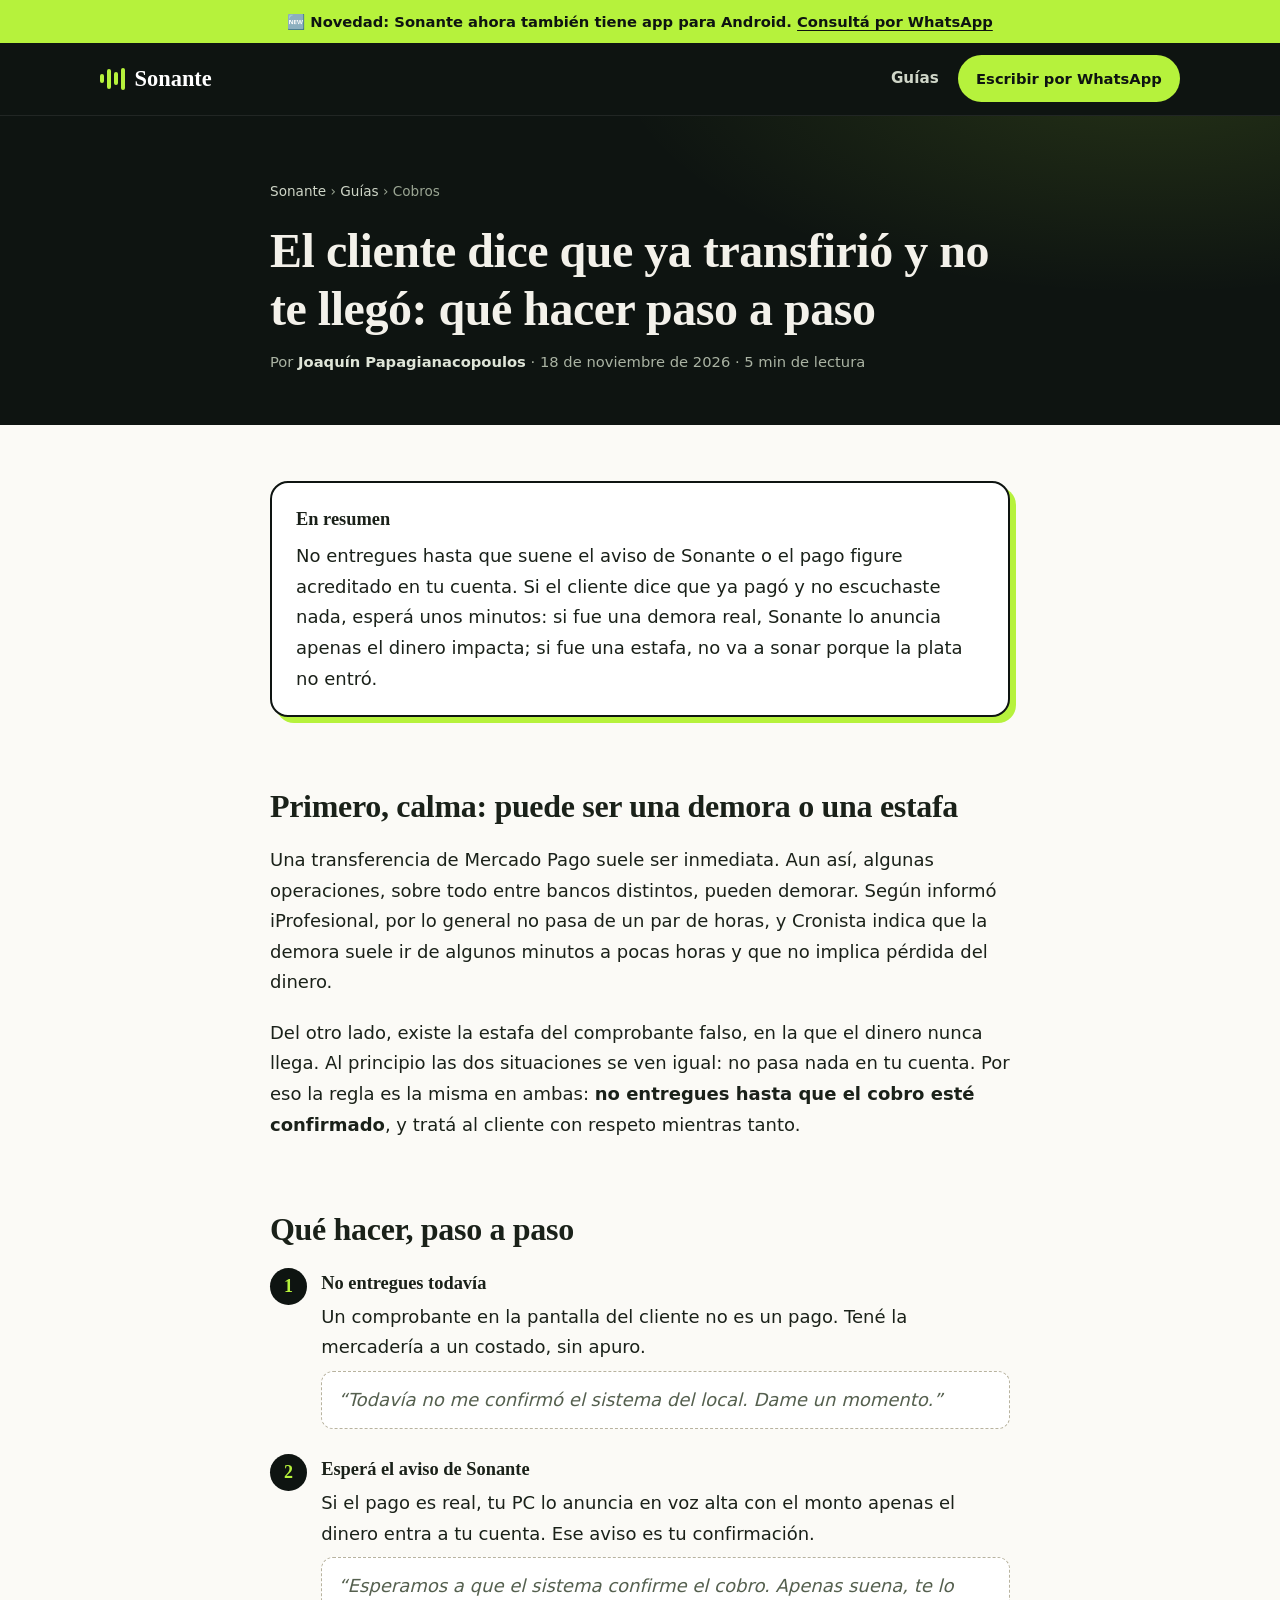
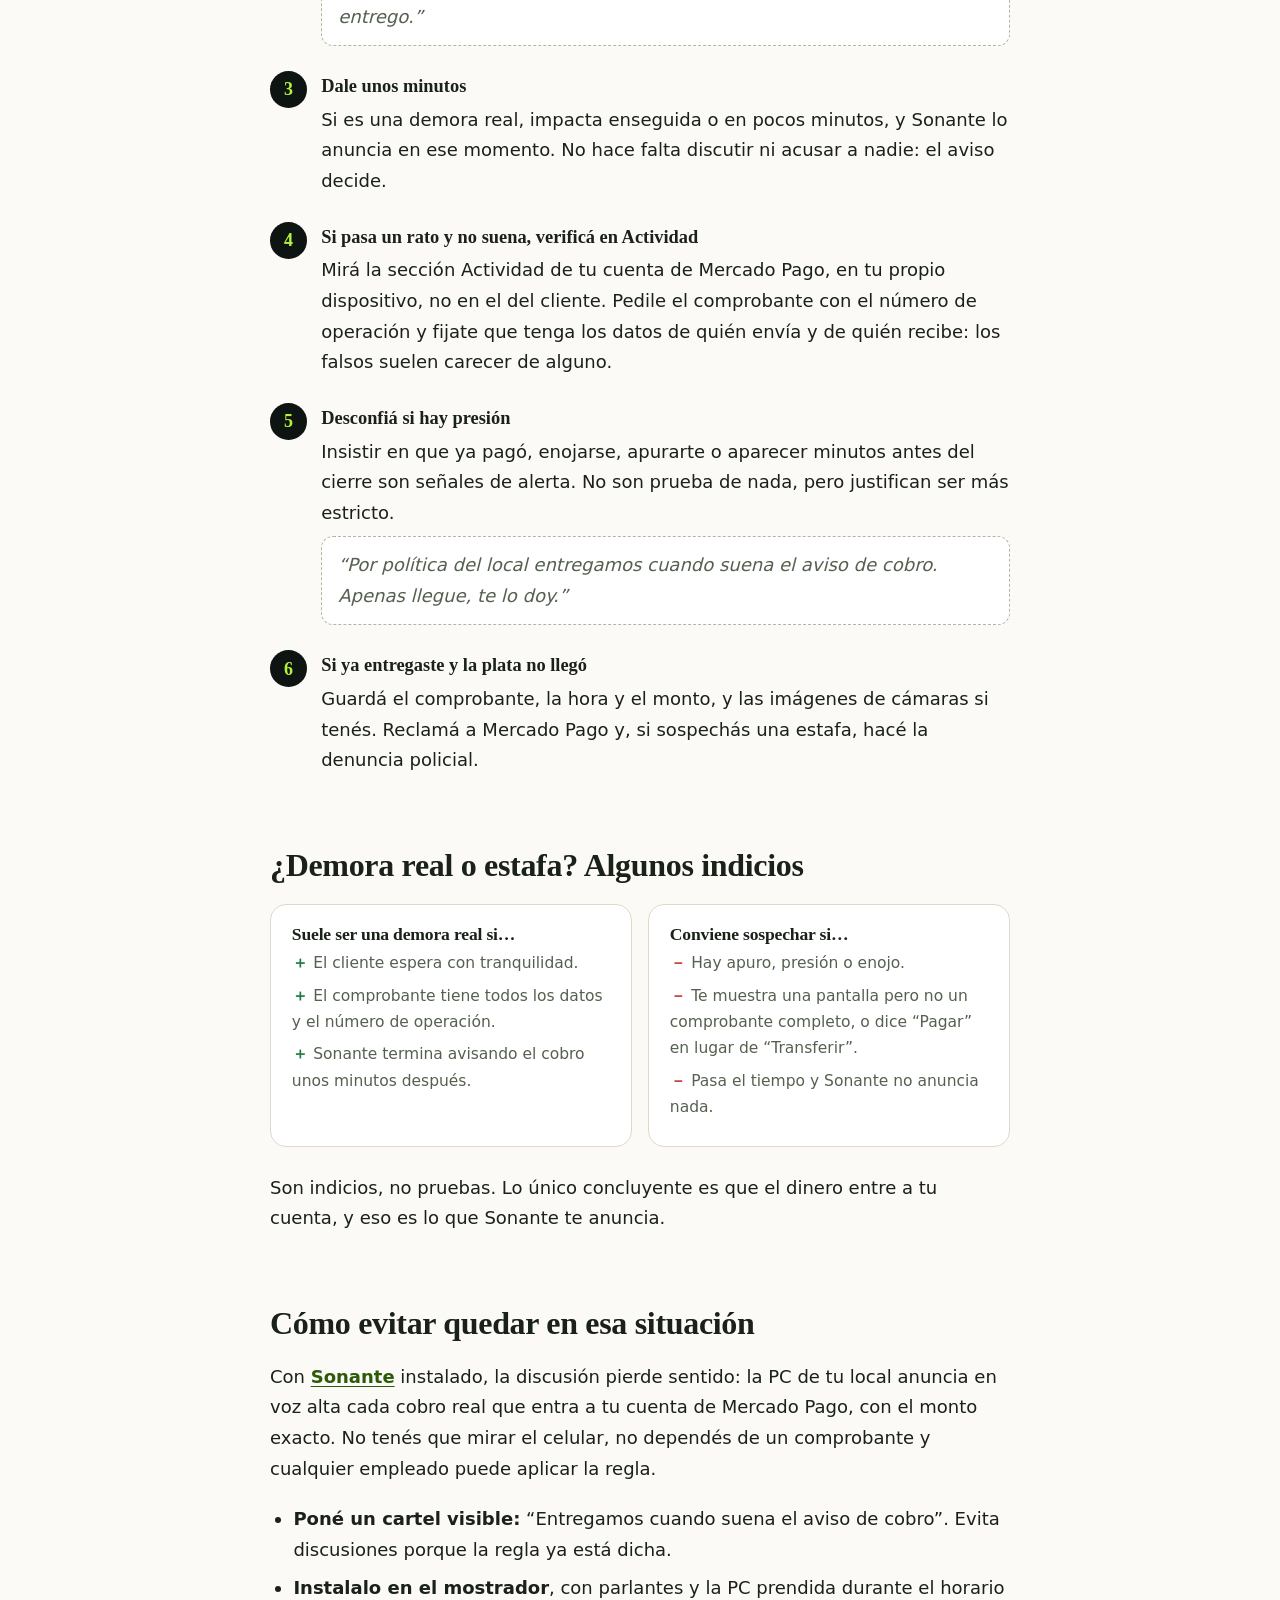
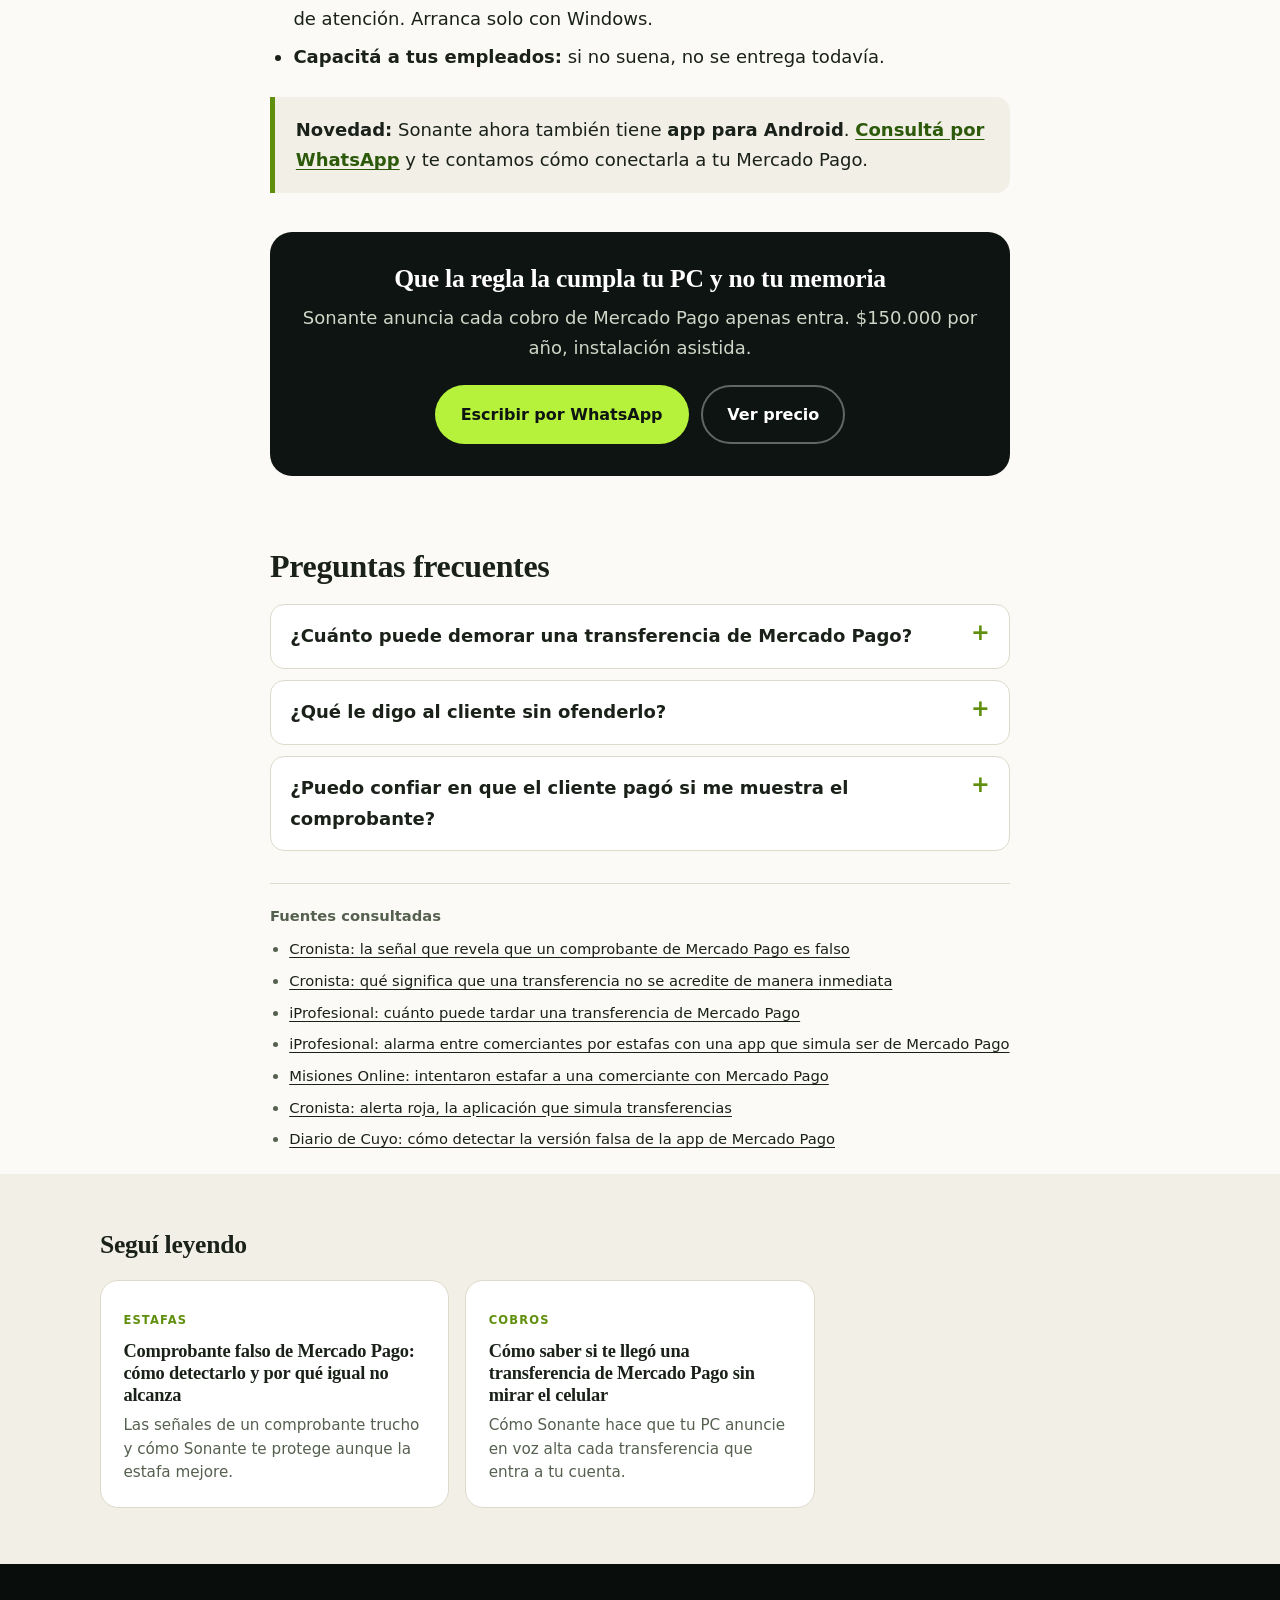
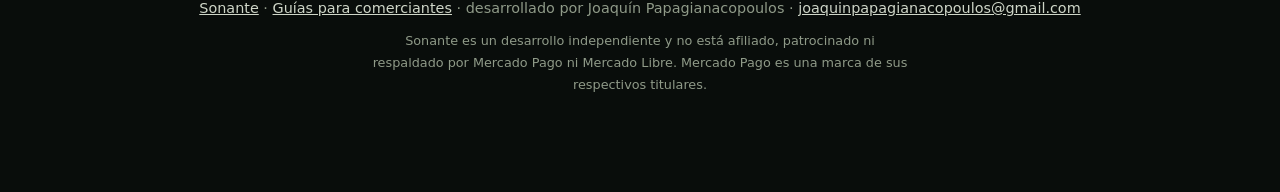
<file: blog/cliente-dice-que-transfirio-y-no-llego/index.html>
<!DOCTYPE html>
<html lang="es-AR">
<head>
<meta charset="UTF-8">
<meta name="viewport" content="width=device-width, initial-scale=1, viewport-fit=cover">
<title>Cliente dice que transfirió y no llegó: qué hacer | Sonante</title>
<meta name="description" content="Qué hacer y qué decirle cuando el cliente dice que ya transfirió y no te llegó. Con Sonante, tu PC avisa por voz apenas el dinero entra a tu cuenta.">
<link rel="canonical" href="https://sonantemp.com/blog/cliente-dice-que-transfirio-y-no-llego/">
<meta name="theme-color" content="#0e1411">
<meta property="og:type" content="article">
<meta property="og:locale" content="es_AR">
<meta property="og:site_name" content="Sonante">
<meta property="og:title" content="Cliente dice que transfirió y no llegó: qué hacer | Sonante">
<meta property="og:description" content="Qué hacer y qué decirle cuando el cliente dice que ya transfirió y no te llegó. Con Sonante, tu PC avisa por voz apenas el dinero entra a tu cuenta.">
<meta property="og:url" content="https://sonantemp.com/blog/cliente-dice-que-transfirio-y-no-llego/">
<meta name="twitter:card" content="summary">
<link rel="icon" href="data:image/svg+xml,%3Csvg xmlns='http://www.w3.org/2000/svg' viewBox='0 0 64 64'%3E%3Crect width='64' height='64' rx='14' fill='%230e1411'/%3E%3Cg fill='%23b6f23c'%3E%3Crect x='12' y='26' width='6' height='12' rx='3'/%3E%3Crect x='23' y='16' width='6' height='32' rx='3'/%3E%3Crect x='34' y='22' width='6' height='20' rx='3'/%3E%3Crect x='45' y='12' width='6' height='40' rx='3'/%3E%3C/g%3E%3C/svg%3E">
<link rel="stylesheet" href="/blog/blog.css">
<script type="application/ld+json">
{
 "@context": "https://schema.org",
 "@graph": [
  {
   "@type": "Article",
   "headline": "El cliente dice que ya transfirió y no te llegó: qué hacer paso a paso",
   "description": "Qué hacer y qué decirle cuando el cliente dice que ya transfirió y no te llegó. Con Sonante, tu PC avisa por voz apenas el dinero entra a tu cuenta.",
   "inLanguage": "es-AR",
   "datePublished": "2026-11-18",
   "dateModified": "2026-11-18",
   "mainEntityOfPage": "https://sonantemp.com/blog/cliente-dice-que-transfirio-y-no-llego/",
   "author": {
    "@type": "Person",
    "name": "Joaquín Papagianacopoulos"
   },
   "publisher": {
    "@type": "Organization",
    "name": "Sonante",
    "url": "https://sonantemp.com/"
   }
  },
  {
   "@type": "BreadcrumbList",
   "itemListElement": [
    {
     "@type": "ListItem",
     "position": 1,
     "name": "Sonante",
     "item": "https://sonantemp.com/"
    },
    {
     "@type": "ListItem",
     "position": 2,
     "name": "Guías",
     "item": "https://sonantemp.com/blog/"
    },
    {
     "@type": "ListItem",
     "position": 3,
     "name": "El cliente dice que ya transfirió y no te llegó: qué hacer paso a paso",
     "item": "https://sonantemp.com/blog/cliente-dice-que-transfirio-y-no-llego/"
    }
   ]
  },
  {
   "@type": "FAQPage",
   "mainEntity": [
    {
     "@type": "Question",
     "name": "¿Cuánto puede demorar una transferencia de Mercado Pago?",
     "acceptedAnswer": {
      "@type": "Answer",
      "text": "Por lo general es inmediata. Algunos bancos pueden demorar la acreditación, y según iProfesional normalmente no pasa de unas dos horas. El plazo máximo habitual es de 1 a 2 días hábiles. Con Sonante no tenés que estar controlando: apenas el dinero entra a tu cuenta, tu PC lo anuncia en voz alta."
     }
    },
    {
     "@type": "Question",
     "name": "¿Qué le digo al cliente sin ofenderlo?",
     "acceptedAnswer": {
      "@type": "Answer",
      "text": "Plantealo como una política del local, no como una sospecha: “Entregamos cuando el sistema confirma el cobro, apenas suena te lo doy”. Así la regla no es contra él, es del negocio."
     }
    },
    {
     "@type": "Question",
     "name": "¿Puedo confiar en que el cliente pagó si me muestra el comprobante?",
     "acceptedAnswer": {
      "@type": "Answer",
      "text": "No. Un comprobante o una captura no confirman el pago, y existen apps y capturas manipuladas. Lo que confirma el pago es que el dinero entre a tu cuenta, y eso es lo que Sonante anuncia por voz."
     }
    }
   ]
  }
 ]
}
</script>
</head>
<body>
<div class="announce">🆕 Novedad: Sonante ahora también tiene <b>app para Android</b>. <a href="https://wa.me/5491164703346?text=Hola!%20Quiero%20info%20sobre%20la%20app%20de%20Sonante%20para%20Android" target="_blank" rel="noopener">Consultá por WhatsApp</a></div>
<header>
  <div class="wrap">
    <a href="/" class="logo" aria-label="Sonante, inicio"><span class="bars" aria-hidden="true"><i></i><i></i><i></i><i></i></span>Sonante</a>
    <div class="nav">
      <a class="link" href="/blog/">Guías</a>
      <a class="btn btn-primary" href="https://wa.me/5491164703346?text=Hola!%20Quiero%20info%20sobre%20Sonante" target="_blank" rel="noopener"><span class="long">Escribir por WhatsApp</span><span class="short">WhatsApp</span></a>
    </div>
  </div>
</header>
<main>
<div class="art-head">
  <div class="narrow">
    <p class="crumbs"><a href="/">Sonante</a> › <a href="/blog/">Guías</a> › Cobros</p>
    <h1>El cliente dice que ya transfirió y no te llegó: qué hacer paso a paso</h1>
    <p class="meta">Por <b>Joaquín Papagianacopoulos</b> · 18 de noviembre de 2026 · 5 min de lectura</p>
  </div>
</div>
<article>
  <div class="narrow">
    <div class="tldr"><strong class="t">En resumen</strong><p>No entregues hasta que suene el aviso de Sonante o el pago figure acreditado en tu cuenta. Si el cliente dice que ya pagó y no escuchaste nada, esperá unos minutos: si fue una demora real, Sonante lo anuncia apenas el dinero impacta; si fue una estafa, no va a sonar porque la plata no entró.</p></div>

<h2>Primero, calma: puede ser una demora o una estafa</h2>
<p>Una transferencia de Mercado Pago suele ser inmediata. Aun así, algunas operaciones, sobre todo entre bancos distintos, pueden demorar. Según informó iProfesional, por lo general no pasa de un par de horas, y Cronista indica que la demora suele ir de algunos minutos a pocas horas y que no implica pérdida del dinero.</p>
<p>Del otro lado, existe la estafa del comprobante falso, en la que el dinero nunca llega. Al principio las dos situaciones se ven igual: no pasa nada en tu cuenta. Por eso la regla es la misma en ambas: <b>no entregues hasta que el cobro esté confirmado</b>, y tratá al cliente con respeto mientras tanto.</p>

<h2>Qué hacer, paso a paso</h2>
<ol class="steps">
 <li><b>No entregues todavía</b>Un comprobante en la pantalla del cliente no es un pago. Tené la mercadería a un costado, sin apuro.
  <div class="say">“Todavía no me confirmó el sistema del local. Dame un momento.”</div></li>
 <li><b>Esperá el aviso de Sonante</b>Si el pago es real, tu PC lo anuncia en voz alta con el monto apenas el dinero entra a tu cuenta. Ese aviso es tu confirmación.
  <div class="say">“Esperamos a que el sistema confirme el cobro. Apenas suena, te lo entrego.”</div></li>
 <li><b>Dale unos minutos</b>Si es una demora real, impacta enseguida o en pocos minutos, y Sonante lo anuncia en ese momento. No hace falta discutir ni acusar a nadie: el aviso decide.</li>
 <li><b>Si pasa un rato y no suena, verificá en Actividad</b>Mirá la sección Actividad de tu cuenta de Mercado Pago, en tu propio dispositivo, no en el del cliente. Pedile el comprobante con el número de operación y fijate que tenga los datos de quién envía y de quién recibe: los falsos suelen carecer de alguno.</li>
 <li><b>Desconfiá si hay presión</b>Insistir en que ya pagó, enojarse, apurarte o aparecer minutos antes del cierre son señales de alerta. No son prueba de nada, pero justifican ser más estricto.
  <div class="say">“Por política del local entregamos cuando suena el aviso de cobro. Apenas llegue, te lo doy.”</div></li>
 <li><b>Si ya entregaste y la plata no llegó</b>Guardá el comprobante, la hora y el monto, y las imágenes de cámaras si tenés. Reclamá a Mercado Pago y, si sospechás una estafa, hacé la denuncia policial.</li>
</ol>

<h2>¿Demora real o estafa? Algunos indicios</h2>
<div class="opts">
 <div class="opt"><h3>Suele ser una demora real si…</h3>
  <p class="pro">El cliente espera con tranquilidad.</p>
  <p class="pro">El comprobante tiene todos los datos y el número de operación.</p>
  <p class="pro">Sonante termina avisando el cobro unos minutos después.</p></div>
 <div class="opt"><h3>Conviene sospechar si…</h3>
  <p class="con">Hay apuro, presión o enojo.</p>
  <p class="con">Te muestra una pantalla pero no un comprobante completo, o dice “Pagar” en lugar de “Transferir”.</p>
  <p class="con">Pasa el tiempo y Sonante no anuncia nada.</p></div>
</div>
<p>Son indicios, no pruebas. Lo único concluyente es que el dinero entre a tu cuenta, y eso es lo que Sonante te anuncia.</p>

<h2>Cómo evitar quedar en esa situación</h2>
<p>Con <a href="/">Sonante</a> instalado, la discusión pierde sentido: la PC de tu local anuncia en voz alta cada cobro real que entra a tu cuenta de Mercado Pago, con el monto exacto. No tenés que mirar el celular, no dependés de un comprobante y cualquier empleado puede aplicar la regla.</p>
<ul>
 <li><b>Poné un cartel visible:</b> “Entregamos cuando suena el aviso de cobro”. Evita discusiones porque la regla ya está dicha.</li>
 <li><b>Instalalo en el mostrador</b>, con parlantes y la PC prendida durante el horario de atención. Arranca solo con Windows.</li>
 <li><b>Capacitá a tus empleados:</b> si no suena, no se entrega todavía.</li>
</ul>

<div class="callout"><p><b>Novedad:</b> Sonante ahora también tiene <b>app para Android</b>. <a href="https://wa.me/5491164703346?text=Hola!%20Quiero%20info%20sobre%20la%20app%20de%20Sonante%20para%20Android" target="_blank" rel="noopener">Consultá por WhatsApp</a> y te contamos cómo conectarla a tu Mercado Pago.</p></div>

<div class="cta-box">
 <h2>Que la regla la cumpla tu PC y no tu memoria</h2>
 <p>Sonante anuncia cada cobro de Mercado Pago apenas entra. $150.000 por año, instalación asistida.</p>
 <div class="row">
  <a class="btn btn-primary" href="https://wa.me/5491164703346?text=Hola!%20Le%C3%AD%20tu%20gu%C3%ADa%20y%20quiero%20info%20sobre%20Sonante" target="_blank" rel="noopener">Escribir por WhatsApp</a>
  <a class="btn btn-ghost" href="/#precio" style="color:#fff">Ver precio</a>
 </div>
</div>

<h2>Preguntas frecuentes</h2>
<details><summary>¿Cuánto puede demorar una transferencia de Mercado Pago?</summary><p>Por lo general es inmediata. Algunos bancos pueden demorar la acreditación, y según iProfesional normalmente no pasa de unas dos horas. El plazo máximo habitual es de 1 a 2 días hábiles. Con Sonante no tenés que estar controlando: apenas el dinero entra a tu cuenta, tu PC lo anuncia en voz alta.</p></details>
<details><summary>¿Qué le digo al cliente sin ofenderlo?</summary><p>Plantealo como una política del local, no como una sospecha: “Entregamos cuando el sistema confirma el cobro, apenas suena te lo doy”. Así la regla no es contra él, es del negocio.</p></details>
<details><summary>¿Puedo confiar en que el cliente pagó si me muestra el comprobante?</summary><p>No. Un comprobante o una captura no confirman el pago, y existen apps y capturas manipuladas. Lo que confirma el pago es que el dinero entre a tu cuenta, y eso es lo que Sonante anuncia por voz.</p></details>

    <div class="sources"><b>Fuentes consultadas</b>
      <ul>
<li><a href="https://www.cronista.com/informacion-gral/la-senal-que-revela-que-un-comprobante-de-mercado-pago-es-falso-y-casi-nadie-revisa/" target="_blank" rel="noopener">Cronista: la señal que revela que un comprobante de Mercado Pago es falso</a></li>
<li><a href="https://www.cronista.com/informacion-gral/mercado-pago-que-significa-que-mi-transferencia-o-ingreso-de-dinero-no-se-acredite-de-manera-inmediata/" target="_blank" rel="noopener">Cronista: qué significa que una transferencia no se acredite de manera inmediata</a></li>
<li><a href="https://www.iprofesional.com/finanzas/388028-cuanto-puede-tardar-una-transferencia-de-mercado-pago" target="_blank" rel="noopener">iProfesional: cuánto puede tardar una transferencia de Mercado Pago</a></li>
<li><a href="https://www.iprofesional.com/tecnologia/397977-alarma-entre-comerciantes-por-estafas-con-una-app-que-simula-ser-de-mercado-pago" target="_blank" rel="noopener">iProfesional: alarma entre comerciantes por estafas con una app que simula ser de Mercado Pago</a></li>
<li><a href="https://misionesonline.net/2024/05/30/intentaron-estafar-a-una-comerciante-con-mercado-pago/" target="_blank" rel="noopener">Misiones Online: intentaron estafar a una comerciante con Mercado Pago</a></li>
<li><a href="https://www.cronista.com/actualidad/alerta-roja-la-aplicacion-que-simula-transferencias-como-identificar-los-comprobantes-falsos" target="_blank" rel="noopener">Cronista: alerta roja, la aplicación que simula transferencias</a></li>
<li><a href="https://www.diariodecuyo.com.ar/noticias/como-detectar-la-version-falsa-de-la-app-de-mercado-pago-1577135.html" target="_blank" rel="noopener">Diario de Cuyo: cómo detectar la versión falsa de la app de Mercado Pago</a></li>
      </ul>
    </div>
  </div>
</article>
<section class="related">
  <div class="wrap">
    <h2>Seguí leyendo</h2>
    <div class="cards">
<a class="card" href="/blog/comprobante-falso-mercado-pago/"><small>Estafas</small><h3>Comprobante falso de Mercado Pago: cómo detectarlo y por qué igual no alcanza</h3><p>Las señales de un comprobante trucho y cómo Sonante te protege aunque la estafa mejore.</p></a>
<a class="card" href="/blog/saber-si-llego-una-transferencia-mercado-pago/"><small>Cobros</small><h3>Cómo saber si te llegó una transferencia de Mercado Pago sin mirar el celular</h3><p>Cómo Sonante hace que tu PC anuncie en voz alta cada transferencia que entra a tu cuenta.</p></a>
    </div>
  </div>
</section>
</main>
<footer>
  <div class="wrap">
    <p><a href="/">Sonante</a> · <a href="/blog/">Guías para comerciantes</a> · desarrollado por Joaquín Papagianacopoulos · <a href="mailto:joaquinpapagianacopoulos@gmail.com">joaquinpapagianacopoulos@gmail.com</a></p>
    <p class="legal">Sonante es un desarrollo independiente y no está afiliado, patrocinado ni respaldado por Mercado Pago ni Mercado Libre. Mercado Pago es una marca de sus respectivos titulares.</p>
  </div>
</footer>
<a class="btn btn-primary sticky-wa" href="https://wa.me/5491164703346?text=Hola!%20Quiero%20info%20sobre%20Sonante" target="_blank" rel="noopener">💬 Escribir por WhatsApp</a>
</body>
</html>
</file>
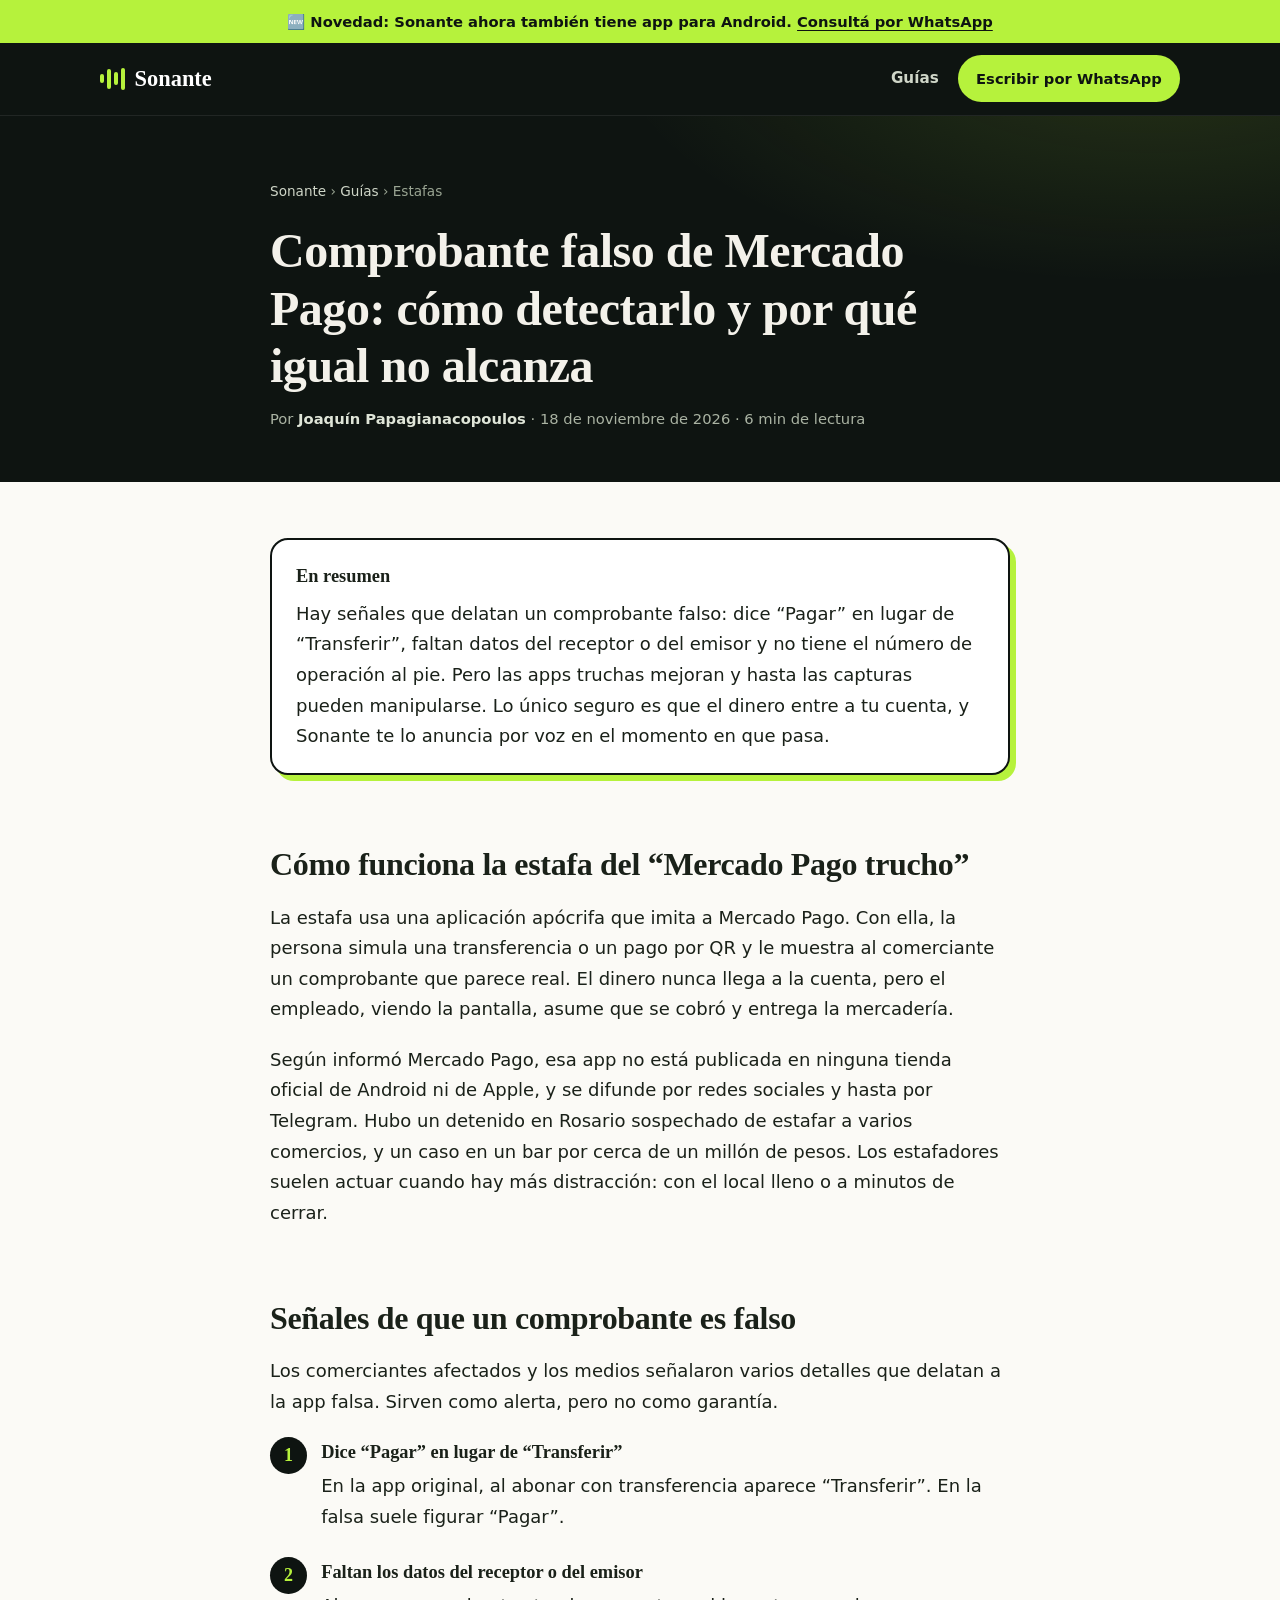
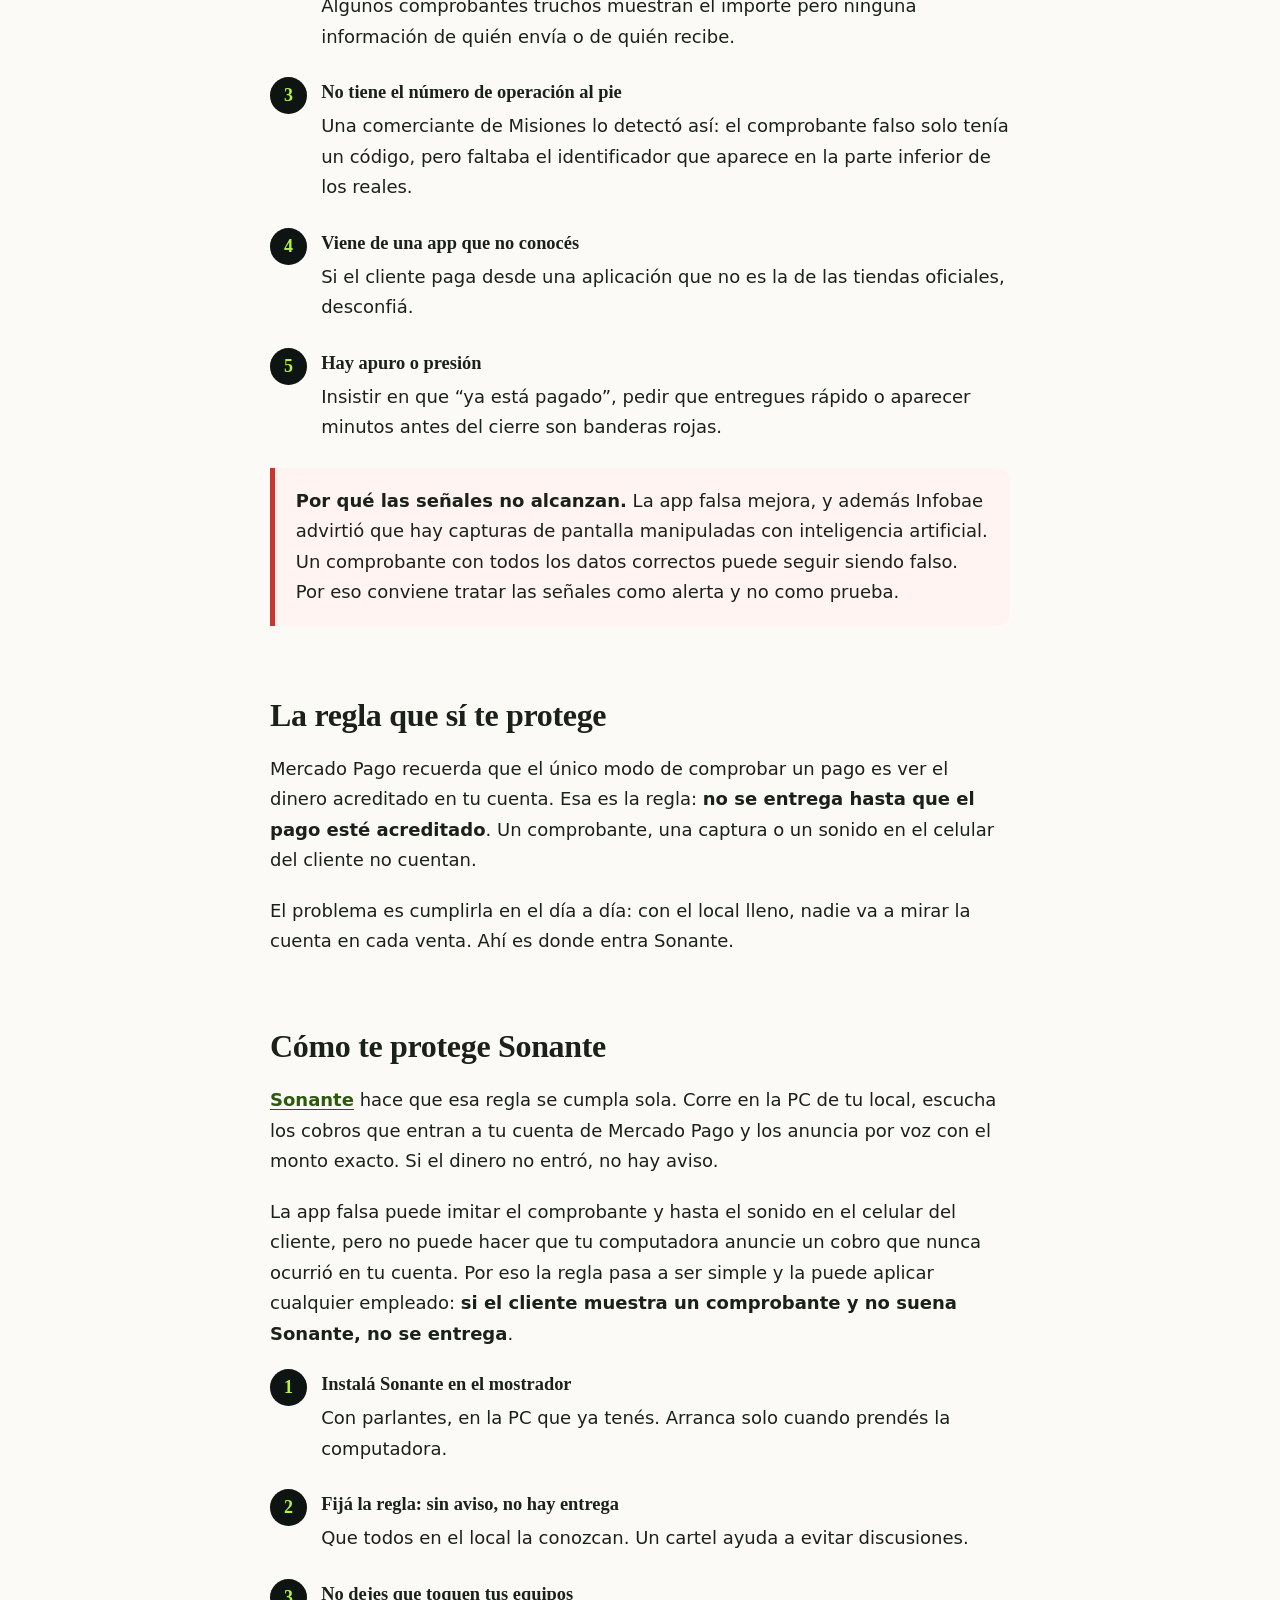
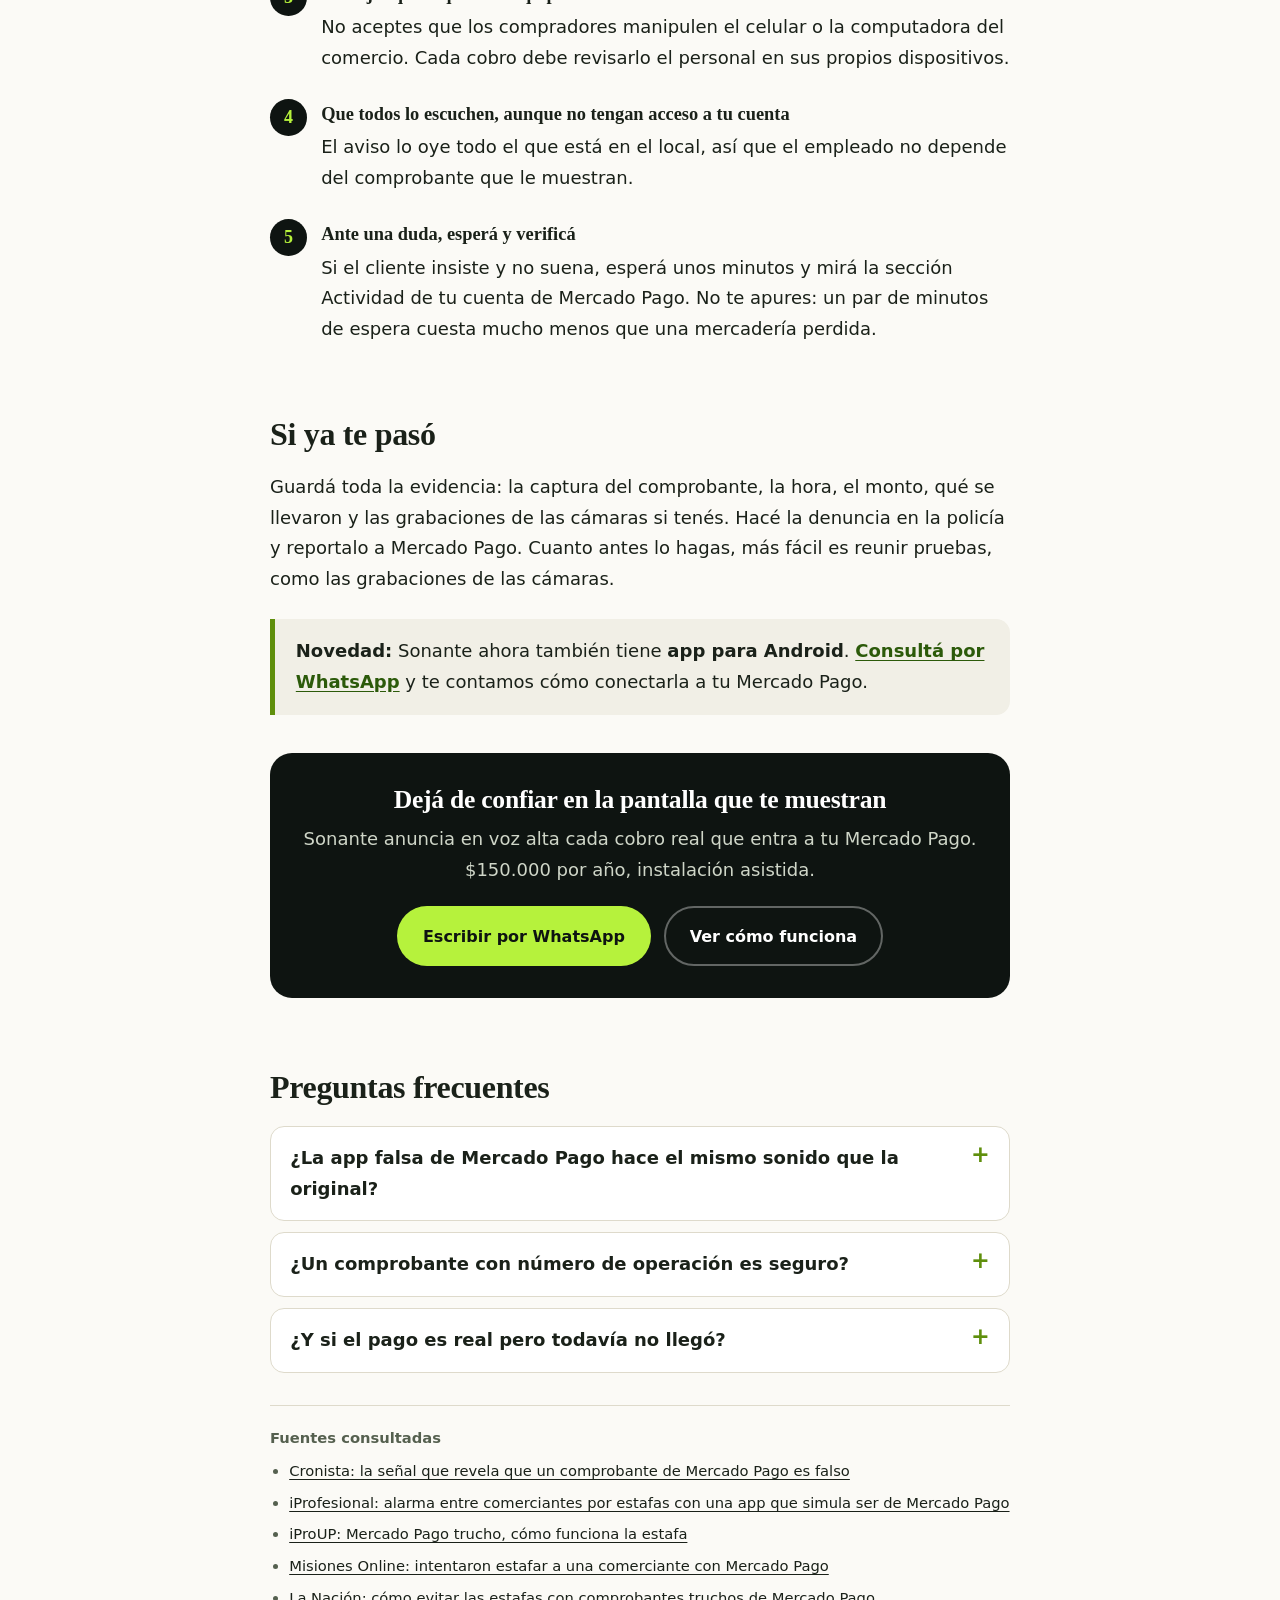
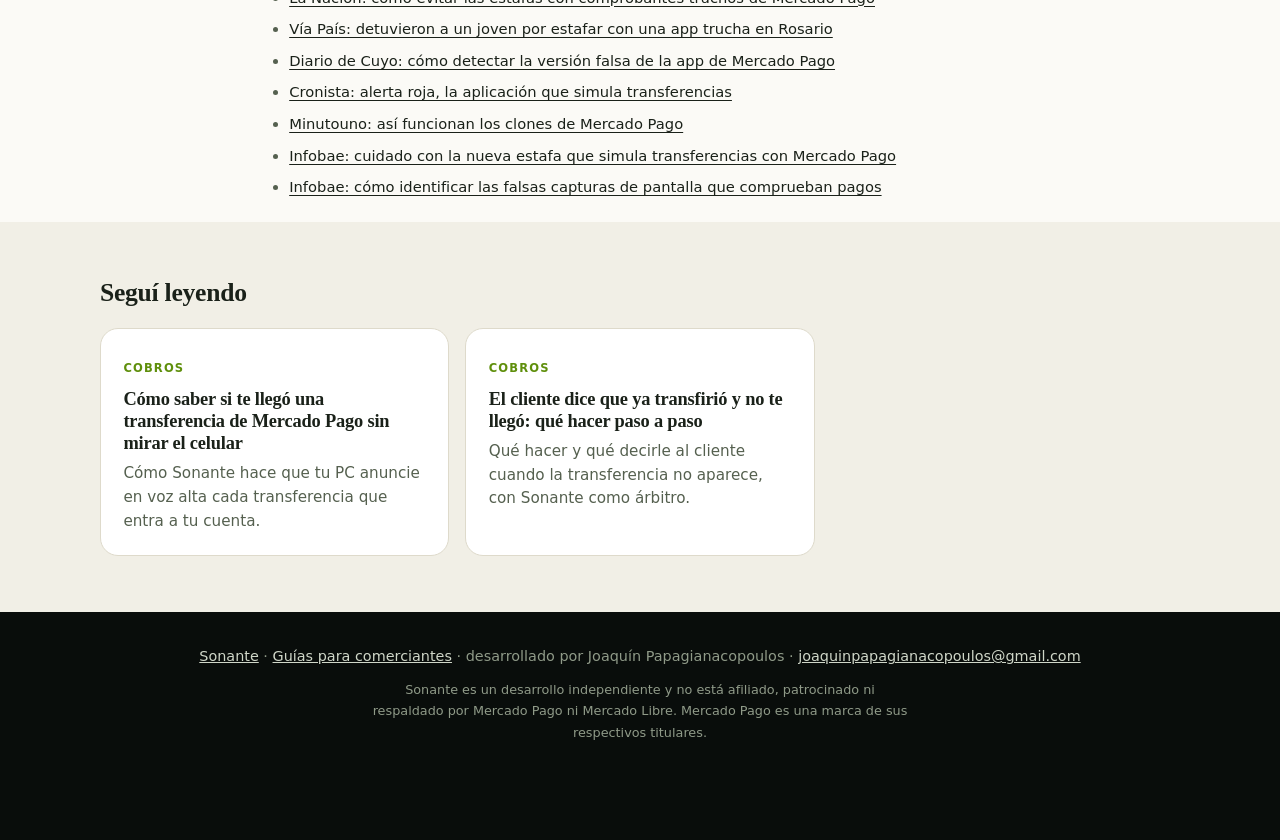
<file: blog/comprobante-falso-mercado-pago/index.html>
<!DOCTYPE html>
<html lang="es-AR">
<head>
<meta charset="UTF-8">
<meta name="viewport" content="width=device-width, initial-scale=1, viewport-fit=cover">
<title>Comprobante falso de Mercado Pago: cómo detectarlo | Sonante</title>
<meta name="description" content="Señales para reconocer un comprobante falso de Mercado Pago y cómo Sonante te protege: tu PC avisa por voz solo cuando el dinero entra de verdad.">
<link rel="canonical" href="https://sonantemp.com/blog/comprobante-falso-mercado-pago/">
<meta name="theme-color" content="#0e1411">
<meta property="og:type" content="article">
<meta property="og:locale" content="es_AR">
<meta property="og:site_name" content="Sonante">
<meta property="og:title" content="Comprobante falso de Mercado Pago: cómo detectarlo | Sonante">
<meta property="og:description" content="Señales para reconocer un comprobante falso de Mercado Pago y cómo Sonante te protege: tu PC avisa por voz solo cuando el dinero entra de verdad.">
<meta property="og:url" content="https://sonantemp.com/blog/comprobante-falso-mercado-pago/">
<meta name="twitter:card" content="summary">
<link rel="icon" href="data:image/svg+xml,%3Csvg xmlns='http://www.w3.org/2000/svg' viewBox='0 0 64 64'%3E%3Crect width='64' height='64' rx='14' fill='%230e1411'/%3E%3Cg fill='%23b6f23c'%3E%3Crect x='12' y='26' width='6' height='12' rx='3'/%3E%3Crect x='23' y='16' width='6' height='32' rx='3'/%3E%3Crect x='34' y='22' width='6' height='20' rx='3'/%3E%3Crect x='45' y='12' width='6' height='40' rx='3'/%3E%3C/g%3E%3C/svg%3E">
<link rel="stylesheet" href="/blog/blog.css">
<script type="application/ld+json">
{
 "@context": "https://schema.org",
 "@graph": [
  {
   "@type": "Article",
   "headline": "Comprobante falso de Mercado Pago: cómo detectarlo y por qué igual no alcanza",
   "description": "Señales para reconocer un comprobante falso de Mercado Pago y cómo Sonante te protege: tu PC avisa por voz solo cuando el dinero entra de verdad.",
   "inLanguage": "es-AR",
   "datePublished": "2026-11-18",
   "dateModified": "2026-11-18",
   "mainEntityOfPage": "https://sonantemp.com/blog/comprobante-falso-mercado-pago/",
   "author": {
    "@type": "Person",
    "name": "Joaquín Papagianacopoulos"
   },
   "publisher": {
    "@type": "Organization",
    "name": "Sonante",
    "url": "https://sonantemp.com/"
   }
  },
  {
   "@type": "BreadcrumbList",
   "itemListElement": [
    {
     "@type": "ListItem",
     "position": 1,
     "name": "Sonante",
     "item": "https://sonantemp.com/"
    },
    {
     "@type": "ListItem",
     "position": 2,
     "name": "Guías",
     "item": "https://sonantemp.com/blog/"
    },
    {
     "@type": "ListItem",
     "position": 3,
     "name": "Comprobante falso de Mercado Pago: cómo detectarlo y por qué igual no alcanza",
     "item": "https://sonantemp.com/blog/comprobante-falso-mercado-pago/"
    }
   ]
  },
  {
   "@type": "FAQPage",
   "mainEntity": [
    {
     "@type": "Question",
     "name": "¿La app falsa de Mercado Pago hace el mismo sonido que la original?",
     "acceptedAnswer": {
      "@type": "Answer",
      "text": "Sí, según informaron iProfesional e iProUP, la app apócrifa imita la interfaz y también el sonido de notificación de pago exitoso. Por eso el sonido del celular del cliente no sirve como prueba. El aviso de Sonante sale de tu PC leyendo tu cuenta, así que no se puede imitar desde el teléfono del cliente."
     }
    },
    {
     "@type": "Question",
     "name": "¿Un comprobante con número de operación es seguro?",
     "acceptedAnswer": {
      "@type": "Answer",
      "text": "No necesariamente. Que le falte el número de operación es una señal de alerta, pero que lo tenga no garantiza que sea real, porque pueden fabricar capturas convincentes. Lo que confirma el pago es que el dinero entre a tu cuenta, y eso es lo que Sonante te anuncia."
     }
    },
    {
     "@type": "Question",
     "name": "¿Y si el pago es real pero todavía no llegó?",
     "acceptedAnswer": {
      "@type": "Answer",
      "text": "Puede pasar, aunque suele ser una demora de minutos. Sonante avisa apenas el dinero entra, así que si era una demora real vas a escuchar el aviso cuando impacte. Mientras tanto, no se entrega."
     }
    }
   ]
  }
 ]
}
</script>
</head>
<body>
<div class="announce">🆕 Novedad: Sonante ahora también tiene <b>app para Android</b>. <a href="https://wa.me/5491164703346?text=Hola!%20Quiero%20info%20sobre%20la%20app%20de%20Sonante%20para%20Android" target="_blank" rel="noopener">Consultá por WhatsApp</a></div>
<header>
  <div class="wrap">
    <a href="/" class="logo" aria-label="Sonante, inicio"><span class="bars" aria-hidden="true"><i></i><i></i><i></i><i></i></span>Sonante</a>
    <div class="nav">
      <a class="link" href="/blog/">Guías</a>
      <a class="btn btn-primary" href="https://wa.me/5491164703346?text=Hola!%20Quiero%20info%20sobre%20Sonante" target="_blank" rel="noopener"><span class="long">Escribir por WhatsApp</span><span class="short">WhatsApp</span></a>
    </div>
  </div>
</header>
<main>
<div class="art-head">
  <div class="narrow">
    <p class="crumbs"><a href="/">Sonante</a> › <a href="/blog/">Guías</a> › Estafas</p>
    <h1>Comprobante falso de Mercado Pago: cómo detectarlo y por qué igual no alcanza</h1>
    <p class="meta">Por <b>Joaquín Papagianacopoulos</b> · 18 de noviembre de 2026 · 6 min de lectura</p>
  </div>
</div>
<article>
  <div class="narrow">
    <div class="tldr"><strong class="t">En resumen</strong><p>Hay señales que delatan un comprobante falso: dice “Pagar” en lugar de “Transferir”, faltan datos del receptor o del emisor y no tiene el número de operación al pie. Pero las apps truchas mejoran y hasta las capturas pueden manipularse. Lo único seguro es que el dinero entre a tu cuenta, y Sonante te lo anuncia por voz en el momento en que pasa.</p></div>

<h2>Cómo funciona la estafa del “Mercado Pago trucho”</h2>
<p>La estafa usa una aplicación apócrifa que imita a Mercado Pago. Con ella, la persona simula una transferencia o un pago por QR y le muestra al comerciante un comprobante que parece real. El dinero nunca llega a la cuenta, pero el empleado, viendo la pantalla, asume que se cobró y entrega la mercadería.</p>
<p>Según informó Mercado Pago, esa app no está publicada en ninguna tienda oficial de Android ni de Apple, y se difunde por redes sociales y hasta por Telegram. Hubo un detenido en Rosario sospechado de estafar a varios comercios, y un caso en un bar por cerca de un millón de pesos. Los estafadores suelen actuar cuando hay más distracción: con el local lleno o a minutos de cerrar.</p>

<h2>Señales de que un comprobante es falso</h2>
<p>Los comerciantes afectados y los medios señalaron varios detalles que delatan a la app falsa. Sirven como alerta, pero no como garantía.</p>
<ol class="steps">
 <li><b>Dice “Pagar” en lugar de “Transferir”</b>En la app original, al abonar con transferencia aparece “Transferir”. En la falsa suele figurar “Pagar”.</li>
 <li><b>Faltan los datos del receptor o del emisor</b>Algunos comprobantes truchos muestran el importe pero ninguna información de quién envía o de quién recibe.</li>
 <li><b>No tiene el número de operación al pie</b>Una comerciante de Misiones lo detectó así: el comprobante falso solo tenía un código, pero faltaba el identificador que aparece en la parte inferior de los reales.</li>
 <li><b>Viene de una app que no conocés</b>Si el cliente paga desde una aplicación que no es la de las tiendas oficiales, desconfiá.</li>
 <li><b>Hay apuro o presión</b>Insistir en que “ya está pagado”, pedir que entregues rápido o aparecer minutos antes del cierre son banderas rojas.</li>
</ol>

<div class="callout warn"><p><b>Por qué las señales no alcanzan.</b> La app falsa mejora, y además Infobae advirtió que hay capturas de pantalla manipuladas con inteligencia artificial. Un comprobante con todos los datos correctos puede seguir siendo falso. Por eso conviene tratar las señales como alerta y no como prueba.</p></div>

<h2>La regla que sí te protege</h2>
<p>Mercado Pago recuerda que el único modo de comprobar un pago es ver el dinero acreditado en tu cuenta. Esa es la regla: <b>no se entrega hasta que el pago esté acreditado</b>. Un comprobante, una captura o un sonido en el celular del cliente no cuentan.</p>
<p>El problema es cumplirla en el día a día: con el local lleno, nadie va a mirar la cuenta en cada venta. Ahí es donde entra Sonante.</p>

<h2>Cómo te protege Sonante</h2>
<p><a href="/">Sonante</a> hace que esa regla se cumpla sola. Corre en la PC de tu local, escucha los cobros que entran a tu cuenta de Mercado Pago y los anuncia por voz con el monto exacto. Si el dinero no entró, no hay aviso.</p>
<p>La app falsa puede imitar el comprobante y hasta el sonido en el celular del cliente, pero no puede hacer que tu computadora anuncie un cobro que nunca ocurrió en tu cuenta. Por eso la regla pasa a ser simple y la puede aplicar cualquier empleado: <b>si el cliente muestra un comprobante y no suena Sonante, no se entrega</b>.</p>
<ol class="steps">
 <li><b>Instalá Sonante en el mostrador</b>Con parlantes, en la PC que ya tenés. Arranca solo cuando prendés la computadora.</li>
 <li><b>Fijá la regla: sin aviso, no hay entrega</b>Que todos en el local la conozcan. Un cartel ayuda a evitar discusiones.</li>
 <li><b>No dejes que toquen tus equipos</b>No aceptes que los compradores manipulen el celular o la computadora del comercio. Cada cobro debe revisarlo el personal en sus propios dispositivos.</li>
 <li><b>Que todos lo escuchen, aunque no tengan acceso a tu cuenta</b>El aviso lo oye todo el que está en el local, así que el empleado no depende del comprobante que le muestran.</li>
 <li><b>Ante una duda, esperá y verificá</b>Si el cliente insiste y no suena, esperá unos minutos y mirá la sección Actividad de tu cuenta de Mercado Pago. No te apures: un par de minutos de espera cuesta mucho menos que una mercadería perdida.</li>
</ol>

<h2>Si ya te pasó</h2>
<p>Guardá toda la evidencia: la captura del comprobante, la hora, el monto, qué se llevaron y las grabaciones de las cámaras si tenés. Hacé la denuncia en la policía y reportalo a Mercado Pago. Cuanto antes lo hagas, más fácil es reunir pruebas, como las grabaciones de las cámaras.</p>

<div class="callout"><p><b>Novedad:</b> Sonante ahora también tiene <b>app para Android</b>. <a href="https://wa.me/5491164703346?text=Hola!%20Quiero%20info%20sobre%20la%20app%20de%20Sonante%20para%20Android" target="_blank" rel="noopener">Consultá por WhatsApp</a> y te contamos cómo conectarla a tu Mercado Pago.</p></div>

<div class="cta-box">
 <h2>Dejá de confiar en la pantalla que te muestran</h2>
 <p>Sonante anuncia en voz alta cada cobro real que entra a tu Mercado Pago. $150.000 por año, instalación asistida.</p>
 <div class="row">
  <a class="btn btn-primary" href="https://wa.me/5491164703346?text=Hola!%20Le%C3%AD%20tu%20gu%C3%ADa%20y%20quiero%20info%20sobre%20Sonante" target="_blank" rel="noopener">Escribir por WhatsApp</a>
  <a class="btn btn-ghost" href="/#como-funciona" style="color:#fff">Ver cómo funciona</a>
 </div>
</div>

<h2>Preguntas frecuentes</h2>
<details><summary>¿La app falsa de Mercado Pago hace el mismo sonido que la original?</summary><p>Sí, según informaron iProfesional e iProUP, la app apócrifa imita la interfaz y también el sonido de notificación de pago exitoso. Por eso el sonido del celular del cliente no sirve como prueba. El aviso de Sonante sale de tu PC leyendo tu cuenta, así que no se puede imitar desde el teléfono del cliente.</p></details>
<details><summary>¿Un comprobante con número de operación es seguro?</summary><p>No necesariamente. Que le falte el número de operación es una señal de alerta, pero que lo tenga no garantiza que sea real, porque pueden fabricar capturas convincentes. Lo que confirma el pago es que el dinero entre a tu cuenta, y eso es lo que Sonante te anuncia.</p></details>
<details><summary>¿Y si el pago es real pero todavía no llegó?</summary><p>Puede pasar, aunque suele ser una demora de minutos. Sonante avisa apenas el dinero entra, así que si era una demora real vas a escuchar el aviso cuando impacte. Mientras tanto, no se entrega.</p></details>

    <div class="sources"><b>Fuentes consultadas</b>
      <ul>
<li><a href="https://www.cronista.com/informacion-gral/la-senal-que-revela-que-un-comprobante-de-mercado-pago-es-falso-y-casi-nadie-revisa/" target="_blank" rel="noopener">Cronista: la señal que revela que un comprobante de Mercado Pago es falso</a></li>
<li><a href="https://www.iprofesional.com/tecnologia/397977-alarma-entre-comerciantes-por-estafas-con-una-app-que-simula-ser-de-mercado-pago" target="_blank" rel="noopener">iProfesional: alarma entre comerciantes por estafas con una app que simula ser de Mercado Pago</a></li>
<li><a href="https://www.iproup.com/economia-digital/45562-mercado-pago-trucho-como-opera-la-nueva-estafa" target="_blank" rel="noopener">iProUP: Mercado Pago trucho, cómo funciona la estafa</a></li>
<li><a href="https://misionesonline.net/2024/05/30/intentaron-estafar-a-una-comerciante-con-mercado-pago/" target="_blank" rel="noopener">Misiones Online: intentaron estafar a una comerciante con Mercado Pago</a></li>
<li><a href="https://www.lanacion.com.ar/tecnologia/como-evitar-las-estafas-con-comprobantes-truchos-de-mercado-pago-nid25012024/" target="_blank" rel="noopener">La Nación: cómo evitar las estafas con comprobantes truchos de Mercado Pago</a></li>
<li><a href="https://viapais.com.ar/rosario/lo-detuvieron-por-estafar-con-una-app-trucha-similar-a-mercado-pago-en-rosario/" target="_blank" rel="noopener">Vía País: detuvieron a un joven por estafar con una app trucha en Rosario</a></li>
<li><a href="https://www.diariodecuyo.com.ar/noticias/como-detectar-la-version-falsa-de-la-app-de-mercado-pago-1577135.html" target="_blank" rel="noopener">Diario de Cuyo: cómo detectar la versión falsa de la app de Mercado Pago</a></li>
<li><a href="https://www.cronista.com/actualidad/alerta-roja-la-aplicacion-que-simula-transferencias-como-identificar-los-comprobantes-falsos" target="_blank" rel="noopener">Cronista: alerta roja, la aplicación que simula transferencias</a></li>
<li><a href="https://www.minutouno.com/economia/mercado-pago/asi-funcionan-los-clones-los-que-estafan-los-comerciantes-n5954029" target="_blank" rel="noopener">Minutouno: así funcionan los clones de Mercado Pago</a></li>
<li><a href="https://www.infobae.com/tecno/2025/05/08/cuidado-con-la-nueva-estafa-que-simula-transferencias-con-mercadopago/" target="_blank" rel="noopener">Infobae: cuidado con la nueva estafa que simula transferencias con Mercado Pago</a></li>
<li><a href="https://www.infobae.com/tecno/2026/08/12/como-identificar-las-falsas-capturas-de-pantalla-que-comprueban-pagos-de-mercado-pago-nequi-y-mas/" target="_blank" rel="noopener">Infobae: cómo identificar las falsas capturas de pantalla que comprueban pagos</a></li>
      </ul>
    </div>
  </div>
</article>
<section class="related">
  <div class="wrap">
    <h2>Seguí leyendo</h2>
    <div class="cards">
<a class="card" href="/blog/saber-si-llego-una-transferencia-mercado-pago/"><small>Cobros</small><h3>Cómo saber si te llegó una transferencia de Mercado Pago sin mirar el celular</h3><p>Cómo Sonante hace que tu PC anuncie en voz alta cada transferencia que entra a tu cuenta.</p></a>
<a class="card" href="/blog/cliente-dice-que-transfirio-y-no-llego/"><small>Cobros</small><h3>El cliente dice que ya transfirió y no te llegó: qué hacer paso a paso</h3><p>Qué hacer y qué decirle al cliente cuando la transferencia no aparece, con Sonante como árbitro.</p></a>
    </div>
  </div>
</section>
</main>
<footer>
  <div class="wrap">
    <p><a href="/">Sonante</a> · <a href="/blog/">Guías para comerciantes</a> · desarrollado por Joaquín Papagianacopoulos · <a href="mailto:joaquinpapagianacopoulos@gmail.com">joaquinpapagianacopoulos@gmail.com</a></p>
    <p class="legal">Sonante es un desarrollo independiente y no está afiliado, patrocinado ni respaldado por Mercado Pago ni Mercado Libre. Mercado Pago es una marca de sus respectivos titulares.</p>
  </div>
</footer>
<a class="btn btn-primary sticky-wa" href="https://wa.me/5491164703346?text=Hola!%20Quiero%20info%20sobre%20Sonante" target="_blank" rel="noopener">💬 Escribir por WhatsApp</a>
</body>
</html>
</file>
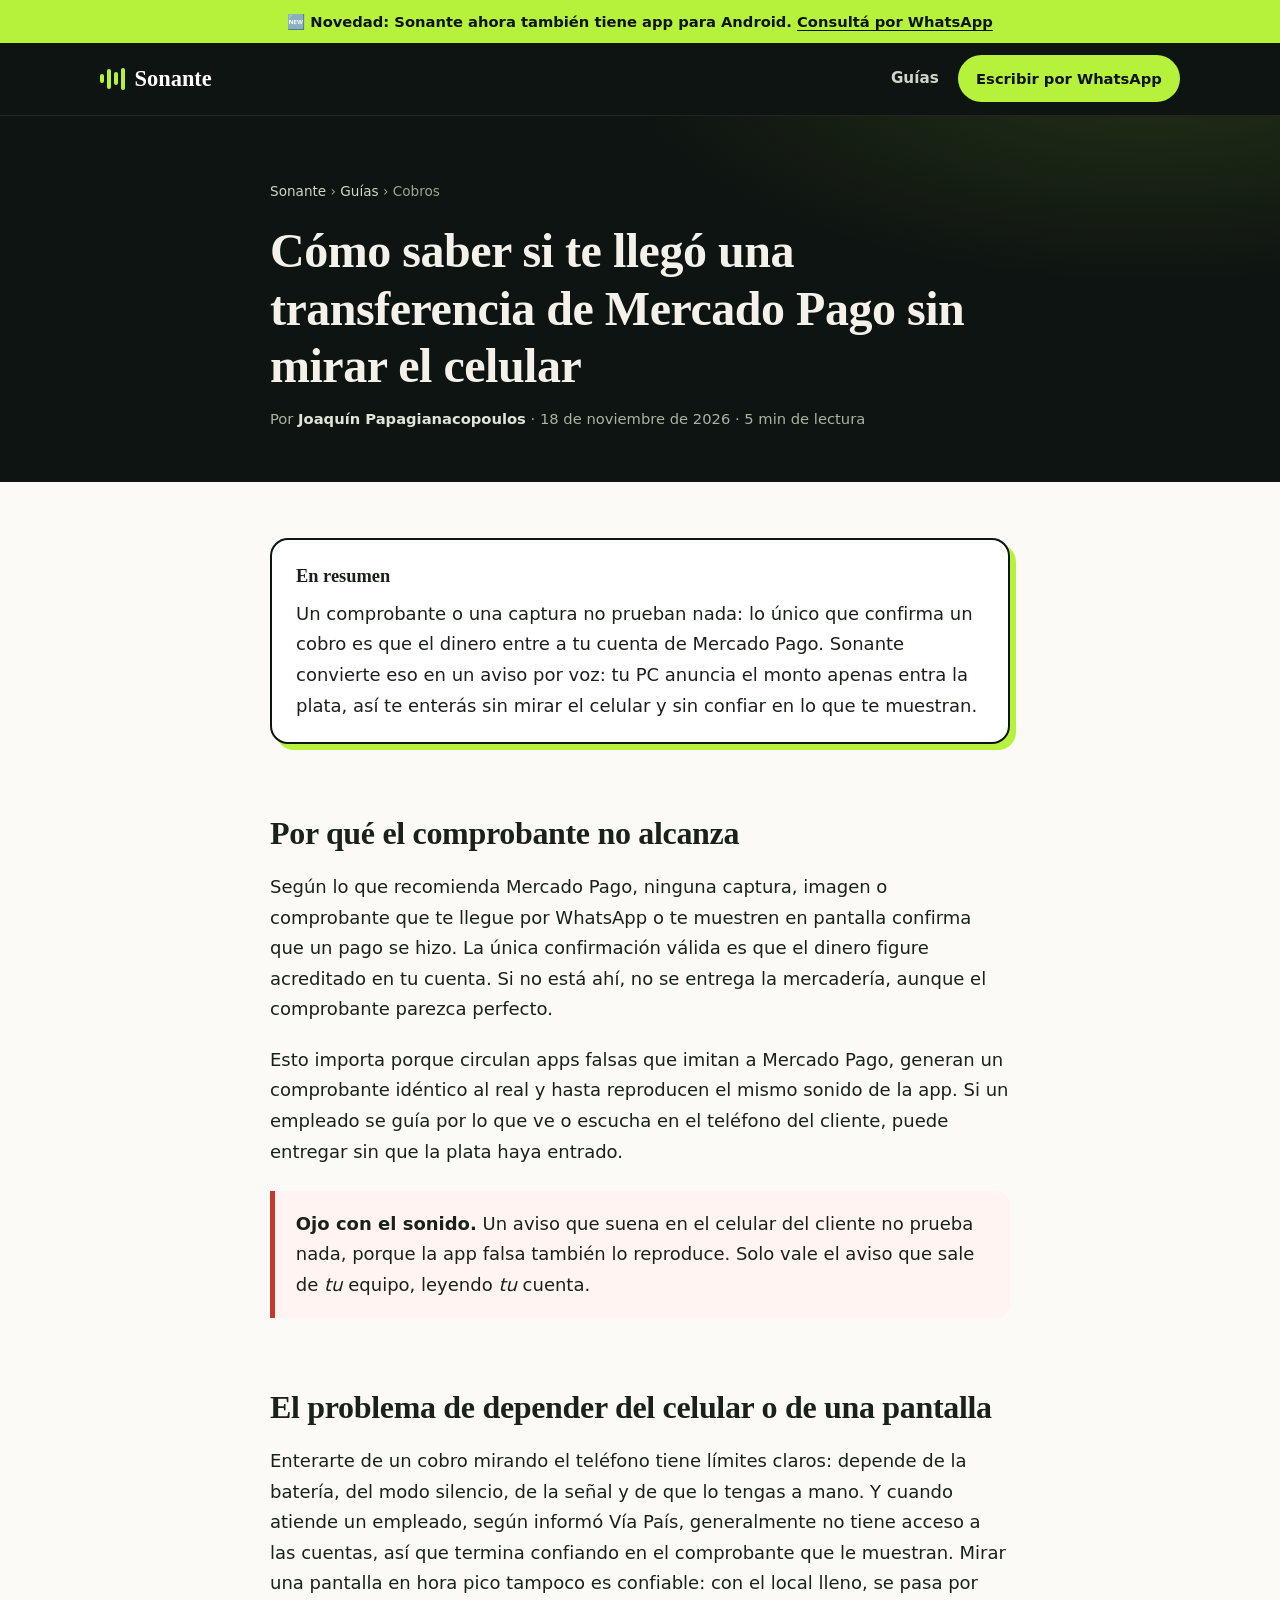
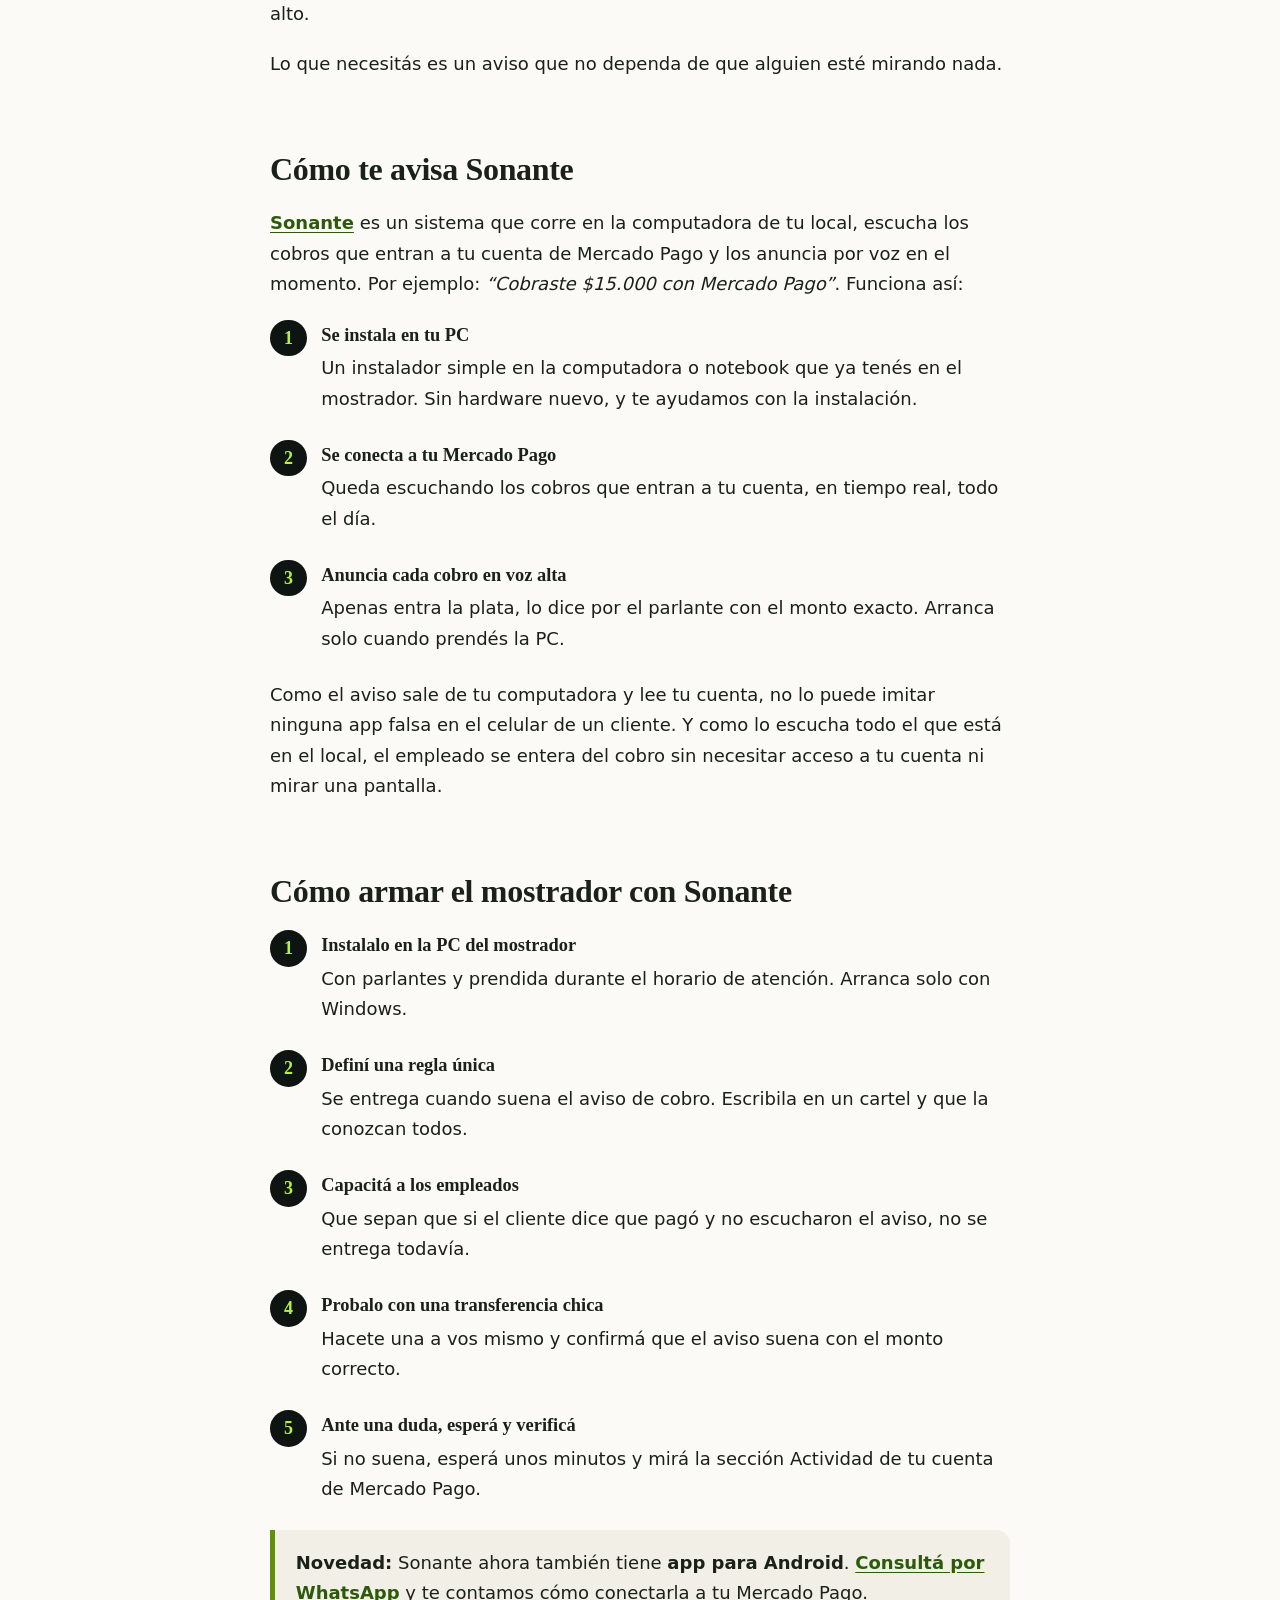
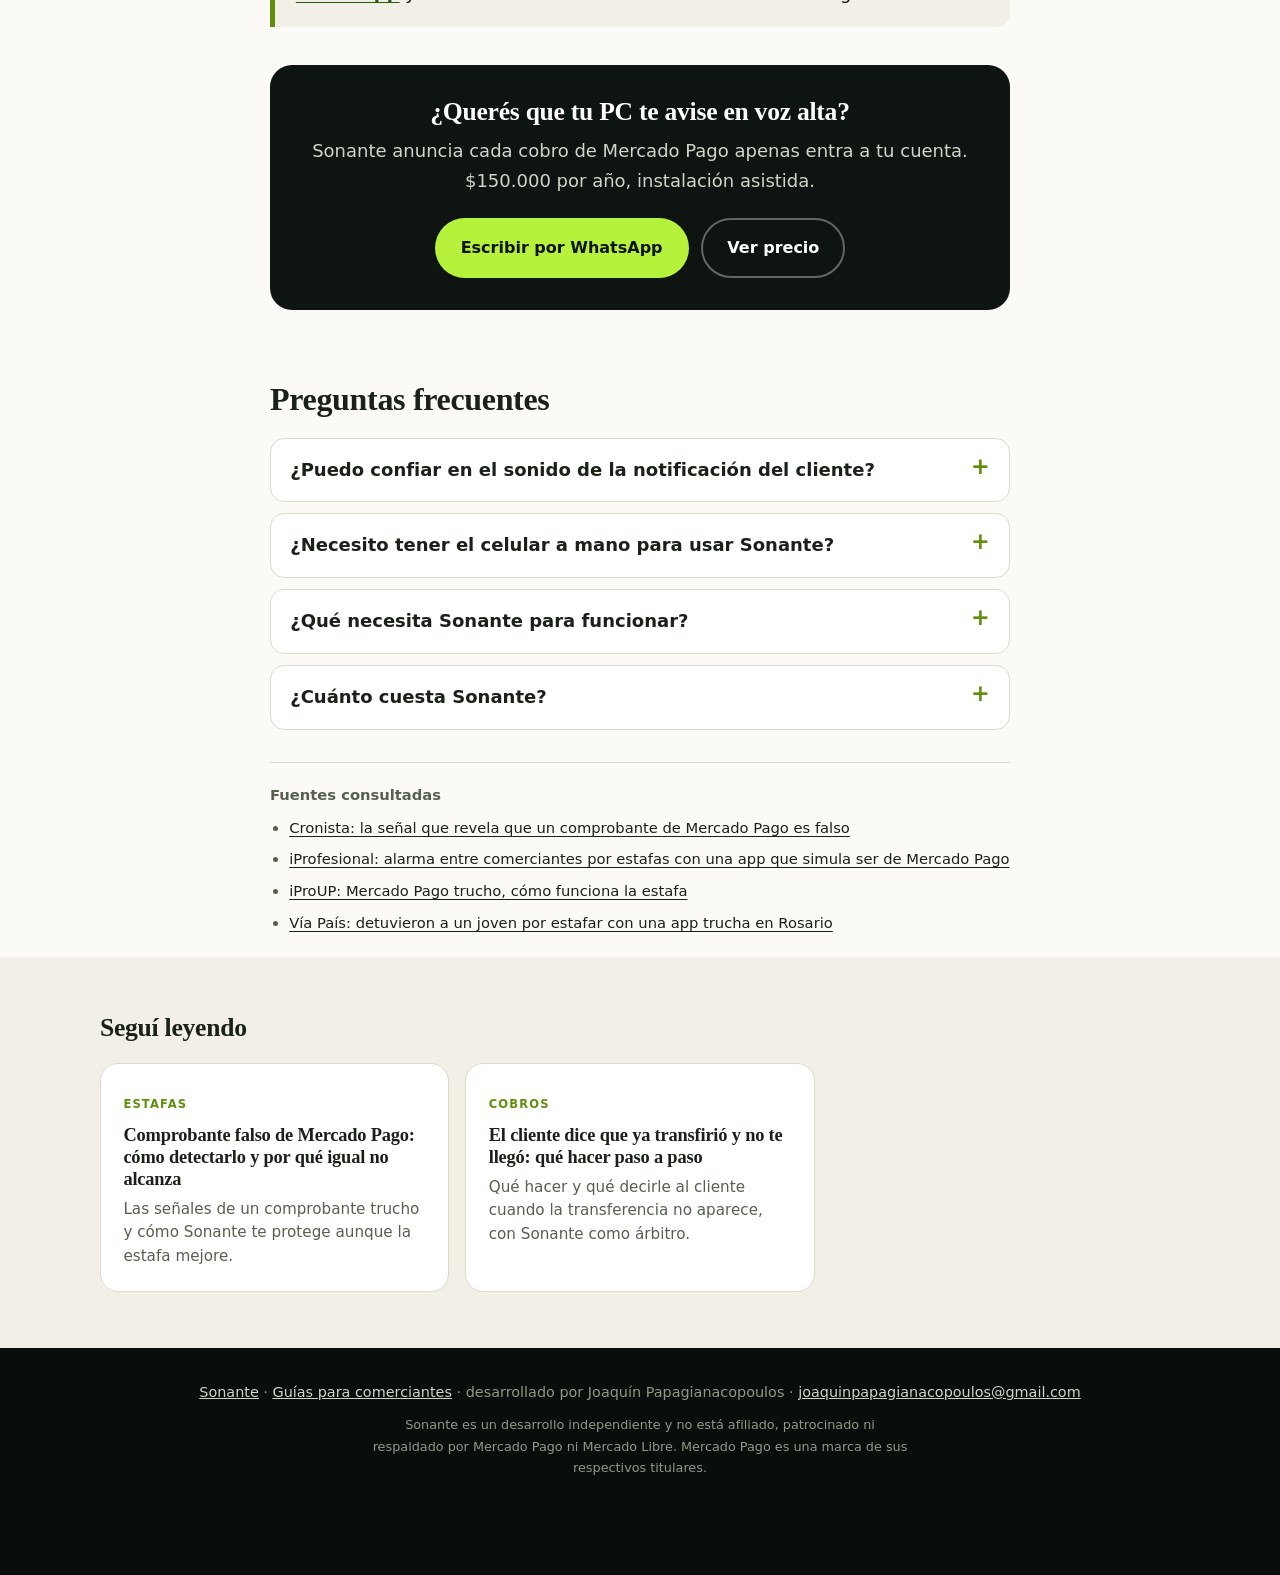
<file: blog/saber-si-llego-una-transferencia-mercado-pago/index.html>
<!DOCTYPE html>
<html lang="es-AR">
<head>
<meta charset="UTF-8">
<meta name="viewport" content="width=device-width, initial-scale=1, viewport-fit=cover">
<title>Cómo saber si llegó una transferencia de Mercado Pago | Sonante</title>
<meta name="description" content="Enterate al instante cuando entra una transferencia a tu Mercado Pago, sin depender del celular: tu PC lo anuncia en voz alta con Sonante.">
<link rel="canonical" href="https://sonantemp.com/blog/saber-si-llego-una-transferencia-mercado-pago/">
<meta name="theme-color" content="#0e1411">
<meta property="og:type" content="article">
<meta property="og:locale" content="es_AR">
<meta property="og:site_name" content="Sonante">
<meta property="og:title" content="Cómo saber si llegó una transferencia de Mercado Pago | Sonante">
<meta property="og:description" content="Enterate al instante cuando entra una transferencia a tu Mercado Pago, sin depender del celular: tu PC lo anuncia en voz alta con Sonante.">
<meta property="og:url" content="https://sonantemp.com/blog/saber-si-llego-una-transferencia-mercado-pago/">
<meta name="twitter:card" content="summary">
<link rel="icon" href="data:image/svg+xml,%3Csvg xmlns='http://www.w3.org/2000/svg' viewBox='0 0 64 64'%3E%3Crect width='64' height='64' rx='14' fill='%230e1411'/%3E%3Cg fill='%23b6f23c'%3E%3Crect x='12' y='26' width='6' height='12' rx='3'/%3E%3Crect x='23' y='16' width='6' height='32' rx='3'/%3E%3Crect x='34' y='22' width='6' height='20' rx='3'/%3E%3Crect x='45' y='12' width='6' height='40' rx='3'/%3E%3C/g%3E%3C/svg%3E">
<link rel="stylesheet" href="/blog/blog.css">
<script type="application/ld+json">
{
 "@context": "https://schema.org",
 "@graph": [
  {
   "@type": "Article",
   "headline": "Cómo saber si te llegó una transferencia de Mercado Pago sin mirar el celular",
   "description": "Enterate al instante cuando entra una transferencia a tu Mercado Pago, sin depender del celular: tu PC lo anuncia en voz alta con Sonante.",
   "inLanguage": "es-AR",
   "datePublished": "2026-11-18",
   "dateModified": "2026-11-18",
   "mainEntityOfPage": "https://sonantemp.com/blog/saber-si-llego-una-transferencia-mercado-pago/",
   "author": {
    "@type": "Person",
    "name": "Joaquín Papagianacopoulos"
   },
   "publisher": {
    "@type": "Organization",
    "name": "Sonante",
    "url": "https://sonantemp.com/"
   }
  },
  {
   "@type": "BreadcrumbList",
   "itemListElement": [
    {
     "@type": "ListItem",
     "position": 1,
     "name": "Sonante",
     "item": "https://sonantemp.com/"
    },
    {
     "@type": "ListItem",
     "position": 2,
     "name": "Guías",
     "item": "https://sonantemp.com/blog/"
    },
    {
     "@type": "ListItem",
     "position": 3,
     "name": "Cómo saber si te llegó una transferencia de Mercado Pago sin mirar el celular",
     "item": "https://sonantemp.com/blog/saber-si-llego-una-transferencia-mercado-pago/"
    }
   ]
  },
  {
   "@type": "FAQPage",
   "mainEntity": [
    {
     "@type": "Question",
     "name": "¿Puedo confiar en el sonido de la notificación del cliente?",
     "acceptedAnswer": {
      "@type": "Answer",
      "text": "No. Las apps falsas que imitan a Mercado Pago también reproducen el sonido de la original. Solo es confiable el aviso que sale de tu propio equipo leyendo tu propia cuenta, como el de Sonante."
     }
    },
    {
     "@type": "Question",
     "name": "¿Necesito tener el celular a mano para usar Sonante?",
     "acceptedAnswer": {
      "@type": "Answer",
      "text": "No. Sonante corre en la PC del local, así que no importa si el teléfono está lejos, sin batería o sin señal."
     }
    },
    {
     "@type": "Question",
     "name": "¿Qué necesita Sonante para funcionar?",
     "acceptedAnswer": {
      "@type": "Answer",
      "text": "Una computadora o notebook con Windows, prendida y con internet, y parlantes. Se instala una sola vez y arranca solo cada vez que prendés la PC. No requiere hardware nuevo."
     }
    },
    {
     "@type": "Question",
     "name": "¿Cuánto cuesta Sonante?",
     "acceptedAnswer": {
      "@type": "Answer",
      "text": "La licencia cuesta $150.000 ARS por año, con un solo pago anual y sin mensualidades. Incluye la instalación en la PC de tu local, manual paso a paso y soporte por videollamada para la instalación."
     }
    }
   ]
  }
 ]
}
</script>
</head>
<body>
<div class="announce">🆕 Novedad: Sonante ahora también tiene <b>app para Android</b>. <a href="https://wa.me/5491164703346?text=Hola!%20Quiero%20info%20sobre%20la%20app%20de%20Sonante%20para%20Android" target="_blank" rel="noopener">Consultá por WhatsApp</a></div>
<header>
  <div class="wrap">
    <a href="/" class="logo" aria-label="Sonante, inicio"><span class="bars" aria-hidden="true"><i></i><i></i><i></i><i></i></span>Sonante</a>
    <div class="nav">
      <a class="link" href="/blog/">Guías</a>
      <a class="btn btn-primary" href="https://wa.me/5491164703346?text=Hola!%20Quiero%20info%20sobre%20Sonante" target="_blank" rel="noopener"><span class="long">Escribir por WhatsApp</span><span class="short">WhatsApp</span></a>
    </div>
  </div>
</header>
<main>
<div class="art-head">
  <div class="narrow">
    <p class="crumbs"><a href="/">Sonante</a> › <a href="/blog/">Guías</a> › Cobros</p>
    <h1>Cómo saber si te llegó una transferencia de Mercado Pago sin mirar el celular</h1>
    <p class="meta">Por <b>Joaquín Papagianacopoulos</b> · 18 de noviembre de 2026 · 5 min de lectura</p>
  </div>
</div>
<article>
  <div class="narrow">
    <div class="tldr"><strong class="t">En resumen</strong><p>Un comprobante o una captura no prueban nada: lo único que confirma un cobro es que el dinero entre a tu cuenta de Mercado Pago. Sonante convierte eso en un aviso por voz: tu PC anuncia el monto apenas entra la plata, así te enterás sin mirar el celular y sin confiar en lo que te muestran.</p></div>

<h2>Por qué el comprobante no alcanza</h2>
<p>Según lo que recomienda Mercado Pago, ninguna captura, imagen o comprobante que te llegue por WhatsApp o te muestren en pantalla confirma que un pago se hizo. La única confirmación válida es que el dinero figure acreditado en tu cuenta. Si no está ahí, no se entrega la mercadería, aunque el comprobante parezca perfecto.</p>
<p>Esto importa porque circulan apps falsas que imitan a Mercado Pago, generan un comprobante idéntico al real y hasta reproducen el mismo sonido de la app. Si un empleado se guía por lo que ve o escucha en el teléfono del cliente, puede entregar sin que la plata haya entrado.</p>

<div class="callout warn"><p><b>Ojo con el sonido.</b> Un aviso que suena en el celular del cliente no prueba nada, porque la app falsa también lo reproduce. Solo vale el aviso que sale de <em>tu</em> equipo, leyendo <em>tu</em> cuenta.</p></div>

<h2>El problema de depender del celular o de una pantalla</h2>
<p>Enterarte de un cobro mirando el teléfono tiene límites claros: depende de la batería, del modo silencio, de la señal y de que lo tengas a mano. Y cuando atiende un empleado, según informó Vía País, generalmente no tiene acceso a las cuentas, así que termina confiando en el comprobante que le muestran. Mirar una pantalla en hora pico tampoco es confiable: con el local lleno, se pasa por alto.</p>
<p>Lo que necesitás es un aviso que no dependa de que alguien esté mirando nada.</p>

<h2>Cómo te avisa Sonante</h2>
<p><a href="/">Sonante</a> es un sistema que corre en la computadora de tu local, escucha los cobros que entran a tu cuenta de Mercado Pago y los anuncia por voz en el momento. Por ejemplo: <em>“Cobraste $15.000 con Mercado Pago”</em>. Funciona así:</p>
<ol class="steps">
 <li><b>Se instala en tu PC</b>Un instalador simple en la computadora o notebook que ya tenés en el mostrador. Sin hardware nuevo, y te ayudamos con la instalación.</li>
 <li><b>Se conecta a tu Mercado Pago</b>Queda escuchando los cobros que entran a tu cuenta, en tiempo real, todo el día.</li>
 <li><b>Anuncia cada cobro en voz alta</b>Apenas entra la plata, lo dice por el parlante con el monto exacto. Arranca solo cuando prendés la PC.</li>
</ol>
<p>Como el aviso sale de tu computadora y lee tu cuenta, no lo puede imitar ninguna app falsa en el celular de un cliente. Y como lo escucha todo el que está en el local, el empleado se entera del cobro sin necesitar acceso a tu cuenta ni mirar una pantalla.</p>

<h2>Cómo armar el mostrador con Sonante</h2>
<ol class="steps">
 <li><b>Instalalo en la PC del mostrador</b>Con parlantes y prendida durante el horario de atención. Arranca solo con Windows.</li>
 <li><b>Definí una regla única</b>Se entrega cuando suena el aviso de cobro. Escribila en un cartel y que la conozcan todos.</li>
 <li><b>Capacitá a los empleados</b>Que sepan que si el cliente dice que pagó y no escucharon el aviso, no se entrega todavía.</li>
 <li><b>Probalo con una transferencia chica</b>Hacete una a vos mismo y confirmá que el aviso suena con el monto correcto.</li>
 <li><b>Ante una duda, esperá y verificá</b>Si no suena, esperá unos minutos y mirá la sección Actividad de tu cuenta de Mercado Pago.</li>
</ol>

<div class="callout"><p><b>Novedad:</b> Sonante ahora también tiene <b>app para Android</b>. <a href="https://wa.me/5491164703346?text=Hola!%20Quiero%20info%20sobre%20la%20app%20de%20Sonante%20para%20Android" target="_blank" rel="noopener">Consultá por WhatsApp</a> y te contamos cómo conectarla a tu Mercado Pago.</p></div>

<div class="cta-box">
 <h2>¿Querés que tu PC te avise en voz alta?</h2>
 <p>Sonante anuncia cada cobro de Mercado Pago apenas entra a tu cuenta. $150.000 por año, instalación asistida.</p>
 <div class="row">
  <a class="btn btn-primary" href="https://wa.me/5491164703346?text=Hola!%20Le%C3%AD%20tu%20gu%C3%ADa%20y%20quiero%20info%20sobre%20Sonante" target="_blank" rel="noopener">Escribir por WhatsApp</a>
  <a class="btn btn-ghost" href="/#precio" style="color:#fff">Ver precio</a>
 </div>
</div>

<h2>Preguntas frecuentes</h2>
<details><summary>¿Puedo confiar en el sonido de la notificación del cliente?</summary><p>No. Las apps falsas que imitan a Mercado Pago también reproducen el sonido de la original. Solo es confiable el aviso que sale de tu propio equipo leyendo tu propia cuenta, como el de Sonante.</p></details>
<details><summary>¿Necesito tener el celular a mano para usar Sonante?</summary><p>No. Sonante corre en la PC del local, así que no importa si el teléfono está lejos, sin batería o sin señal.</p></details>
<details><summary>¿Qué necesita Sonante para funcionar?</summary><p>Una computadora o notebook con Windows, prendida y con internet, y parlantes. Se instala una sola vez y arranca solo cada vez que prendés la PC. No requiere hardware nuevo.</p></details>
<details><summary>¿Cuánto cuesta Sonante?</summary><p>La licencia cuesta $150.000 ARS por año, con un solo pago anual y sin mensualidades. Incluye la instalación en la PC de tu local, manual paso a paso y soporte por videollamada para la instalación.</p></details>

    <div class="sources"><b>Fuentes consultadas</b>
      <ul>
<li><a href="https://www.cronista.com/informacion-gral/la-senal-que-revela-que-un-comprobante-de-mercado-pago-es-falso-y-casi-nadie-revisa/" target="_blank" rel="noopener">Cronista: la señal que revela que un comprobante de Mercado Pago es falso</a></li>
<li><a href="https://www.iprofesional.com/tecnologia/397977-alarma-entre-comerciantes-por-estafas-con-una-app-que-simula-ser-de-mercado-pago" target="_blank" rel="noopener">iProfesional: alarma entre comerciantes por estafas con una app que simula ser de Mercado Pago</a></li>
<li><a href="https://www.iproup.com/economia-digital/45562-mercado-pago-trucho-como-opera-la-nueva-estafa" target="_blank" rel="noopener">iProUP: Mercado Pago trucho, cómo funciona la estafa</a></li>
<li><a href="https://viapais.com.ar/rosario/lo-detuvieron-por-estafar-con-una-app-trucha-similar-a-mercado-pago-en-rosario/" target="_blank" rel="noopener">Vía País: detuvieron a un joven por estafar con una app trucha en Rosario</a></li>
      </ul>
    </div>
  </div>
</article>
<section class="related">
  <div class="wrap">
    <h2>Seguí leyendo</h2>
    <div class="cards">
<a class="card" href="/blog/comprobante-falso-mercado-pago/"><small>Estafas</small><h3>Comprobante falso de Mercado Pago: cómo detectarlo y por qué igual no alcanza</h3><p>Las señales de un comprobante trucho y cómo Sonante te protege aunque la estafa mejore.</p></a>
<a class="card" href="/blog/cliente-dice-que-transfirio-y-no-llego/"><small>Cobros</small><h3>El cliente dice que ya transfirió y no te llegó: qué hacer paso a paso</h3><p>Qué hacer y qué decirle al cliente cuando la transferencia no aparece, con Sonante como árbitro.</p></a>
    </div>
  </div>
</section>
</main>
<footer>
  <div class="wrap">
    <p><a href="/">Sonante</a> · <a href="/blog/">Guías para comerciantes</a> · desarrollado por Joaquín Papagianacopoulos · <a href="mailto:joaquinpapagianacopoulos@gmail.com">joaquinpapagianacopoulos@gmail.com</a></p>
    <p class="legal">Sonante es un desarrollo independiente y no está afiliado, patrocinado ni respaldado por Mercado Pago ni Mercado Libre. Mercado Pago es una marca de sus respectivos titulares.</p>
  </div>
</footer>
<a class="btn btn-primary sticky-wa" href="https://wa.me/5491164703346?text=Hola!%20Quiero%20info%20sobre%20Sonante" target="_blank" rel="noopener">💬 Escribir por WhatsApp</a>
</body>
</html>
</file>
<file: blog/blog.css>
:root{
  --ink:#0e1411; --ink-2:#18211b; --paper:#fbfaf6; --paper-2:#f1efe6;
  --text:#1a2119; --muted:#55604f; --lime:#b6f23c; --lime-d:#5f8f0c;
  --red:#c8372d; --ok:#1f7a3d; --line:#dedacb;
  --serif:Georgia,"Times New Roman",serif;
  --sans:system-ui,-apple-system,"Segoe UI",Roboto,Helvetica,Arial,sans-serif;
}
*{box-sizing:border-box;margin:0;padding:0}
html{scroll-behavior:smooth}
body{font-family:var(--sans);color:var(--text);background:var(--paper);line-height:1.7;font-size:18px;-webkit-font-smoothing:antialiased}
a{color:inherit}
.wrap{width:min(1080px,92%);margin-inline:auto}
.narrow{width:min(740px,92%);margin-inline:auto}
h1,h2,h3{font-family:var(--serif);line-height:1.2;letter-spacing:-.01em}

.btn{display:inline-flex;align-items:center;justify-content:center;gap:.5em;padding:.9em 1.5em;border-radius:999px;font-weight:700;text-decoration:none;border:2px solid transparent;cursor:pointer;font-size:1rem;font-family:var(--sans);transition:transform .15s,background .15s;white-space:nowrap}
.btn:hover{transform:translateY(-2px)}
a:focus-visible,.btn:focus-visible{outline:3px solid var(--lime);outline-offset:3px}
.btn-primary{background:var(--lime);color:var(--ink)}
.btn-primary:hover{background:#c9f765}
.btn-ghost{border-color:rgba(255,255,255,.35);color:#fff}

.announce{background:var(--lime);color:var(--ink);text-align:center;font-size:.92rem;font-weight:600;padding:.55rem 4%}
.announce a{color:var(--ink);text-underline-offset:3px;font-weight:800}
/* header */
header{background:var(--ink);color:#fff;position:sticky;top:0;z-index:20;border-bottom:1px solid rgba(255,255,255,.08)}
header .wrap{display:flex;align-items:center;justify-content:space-between;gap:1rem;padding:.8rem 0}
.logo{display:flex;align-items:center;gap:.6rem;font-family:var(--serif);font-size:1.4rem;font-weight:700;text-decoration:none;white-space:nowrap}
.bars{display:inline-flex;align-items:center;gap:3px;height:22px}
.bars i{display:block;width:4px;border-radius:2px;background:var(--lime)}
.bars i:nth-child(1){height:9px}.bars i:nth-child(2){height:20px}.bars i:nth-child(3){height:13px}.bars i:nth-child(4){height:22px}
.nav{display:flex;align-items:center;gap:1.2rem}
.nav a.link{text-decoration:none;font-weight:600;font-size:.95rem;color:#cfd6c8}
.nav a.link:hover{color:var(--lime)}
header .btn{padding:.6em 1.1em;font-size:.92rem}
.short{display:none}

/* article head */
.art-head{background:radial-gradient(900px 400px at 90% -20%,rgba(182,242,60,.14),transparent 60%),var(--ink);color:#f3f1ea;padding:clamp(2.2rem,6vw,4rem) 0 clamp(2rem,5vw,3.2rem)}
.crumbs{font-size:.85rem;color:#9aa593;margin-bottom:1.2rem}
.crumbs a{text-decoration:none;color:#cfd6c8}
.crumbs a:hover{color:var(--lime)}
.art-head h1{font-size:clamp(1.9rem,5vw,3rem);margin-bottom:.7rem}
.meta{color:#aab3a3;font-size:.92rem}
.meta b{color:#dfe5d8;font-weight:600}

/* article body */
article{padding:clamp(2rem,5vw,3.5rem) 0 1rem}
article h2{font-size:clamp(1.5rem,3.6vw,2rem);margin:2.2em 0 .6em}
article h3{font-size:1.25rem;margin:1.6em 0 .4em}
article p{margin-bottom:1.1em}
article ul,article ol{margin:0 0 1.2em 1.3em}
article li{margin-bottom:.45em}
article a{color:#2c5a0a;text-underline-offset:3px;font-weight:600}
article a:hover{color:var(--ok)}
.tldr{background:#fff;border:2px solid var(--ink);border-radius:18px;padding:1.3rem 1.5rem;margin-bottom:1.8rem;box-shadow:6px 6px 0 var(--lime)}
.tldr strong.t{display:block;font-family:var(--serif);font-size:1.15rem;margin-bottom:.4rem}
.tldr p{margin:0}
.callout{background:var(--paper-2);border-left:5px solid var(--lime-d);padding:1.1rem 1.3rem;border-radius:0 14px 14px 0;margin:1.5rem 0}
.callout p:last-child{margin:0}
.callout.warn{border-left-color:var(--red);background:#fff4f2}

.opts{display:grid;grid-template-columns:repeat(2,1fr);gap:1rem;margin:1.2rem 0 1.6rem}
.opt{background:#fff;border:1px solid var(--line);border-radius:16px;padding:1.2rem 1.3rem}
.opt h3{margin:0 0 .3rem;font-size:1.1rem}
.opt p{margin:0 0 .4em;font-size:.97rem;color:var(--muted)}
.opt .pro::before{content:"＋ ";color:var(--ok);font-weight:700}
.opt .con::before{content:"－ ";color:var(--red);font-weight:700}

ol.steps{list-style:none;margin-left:0;counter-reset:s}
ol.steps>li{counter-increment:s;position:relative;padding:0 0 0 3.2rem;margin-bottom:1.4em}
ol.steps>li::before{content:counter(s);position:absolute;left:0;top:0;width:2.3rem;height:2.3rem;border-radius:50%;background:var(--ink);color:var(--lime);display:grid;place-items:center;font-family:var(--serif);font-weight:700}
ol.steps>li b{display:block;font-family:var(--serif);font-size:1.15rem;margin-bottom:.15rem}
.say{background:#fff;border:1px dashed #b8b39f;border-radius:12px;padding:.8rem 1rem;margin:.5rem 0 0;font-style:italic;color:var(--muted)}

details{background:#fff;border:1px solid var(--line);border-radius:14px;margin-bottom:.7rem}
summary{cursor:pointer;padding:1rem 1.2rem;font-weight:700;list-style:none;display:flex;justify-content:space-between;gap:1rem}
summary::after{content:"+";font-size:1.4rem;line-height:1;color:var(--lime-d)}
details[open] summary::after{content:"–"}
summary::-webkit-details-marker{display:none}
summary:focus-visible{outline:3px solid var(--lime);outline-offset:2px}
details p{padding:0 1.2rem 1.1rem;margin:0;color:var(--muted)}

.cta-box{background:var(--ink);color:#f3f1ea;border-radius:22px;padding:2rem;margin:2.4rem 0;text-align:center}
.cta-box h2{margin:0 0 .5rem;font-size:1.6rem;color:#fff}
.cta-box p{color:#cfd6c8;margin-bottom:1.3rem}
.cta-box .row{display:flex;gap:.8rem;justify-content:center;flex-wrap:wrap}

.sources{font-size:.92rem;color:var(--muted);border-top:1px solid var(--line);margin-top:2rem;padding-top:1.2rem}
.sources ul{margin:.5rem 0 0 1.2rem}
.sources a{font-weight:500;color:var(--text)}

.related{background:var(--paper-2);padding:clamp(2.2rem,5vw,3.5rem) 0}
.related h2{font-size:1.6rem;margin-bottom:1.2rem}
.cards{display:grid;grid-template-columns:repeat(3,1fr);gap:1rem}
.card{display:block;background:#fff;border:1px solid var(--line);border-radius:18px;padding:1.4rem;text-decoration:none;transition:transform .15s,box-shadow .15s}
.card:hover{transform:translateY(-3px);box-shadow:0 14px 30px -18px rgba(14,20,17,.5)}
.card small{color:var(--lime-d);font-weight:700;text-transform:uppercase;letter-spacing:.1em;font-size:.72rem}
.card h3{font-size:1.15rem;margin:.4rem 0 .5rem}
.card p{color:var(--muted);font-size:.95rem;line-height:1.55;margin:0}

.list-intro{padding:clamp(2.2rem,5vw,3.5rem) 0 1rem}
.list-intro p{color:var(--muted);max-width:38em;font-size:1.1rem}
.list-page{padding:1rem 0 3.5rem}

footer{background:#090d0b;color:#8f9a88;padding:2rem 0 6rem;font-size:.9rem;text-align:center}
footer a{color:#cfd6c8}
footer .legal{margin-top:.6rem;font-size:.8rem;max-width:42em;margin-inline:auto}
.sticky-wa{display:none}

@media (max-width:760px){
  .cards{grid-template-columns:1fr}
  .sticky-wa{display:flex;position:fixed;left:12px;right:12px;bottom:calc(12px + env(safe-area-inset-bottom));z-index:30;box-shadow:0 10px 30px rgba(0,0,0,.4)}
}
@media (max-width:640px){
  body{font-size:17px}
  .opts{grid-template-columns:1fr}
  .tldr{box-shadow:4px 4px 0 var(--lime);padding:1.1rem 1.2rem}
  .cta-box{padding:1.6rem 1.2rem}
  .cta-box .btn{width:100%}
}
@media (max-width:480px){
  .long{display:none}.short{display:inline}
  .nav{gap:.8rem}
  ol.steps>li{padding-left:2.9rem}
}
@media (max-width:380px){
  .logo{font-size:1.2rem}
  .nav a.link{display:none}
}
@media (prefers-reduced-motion:reduce){
  *{animation:none!important;transition:none!important;scroll-behavior:auto!important}
}
</file>
